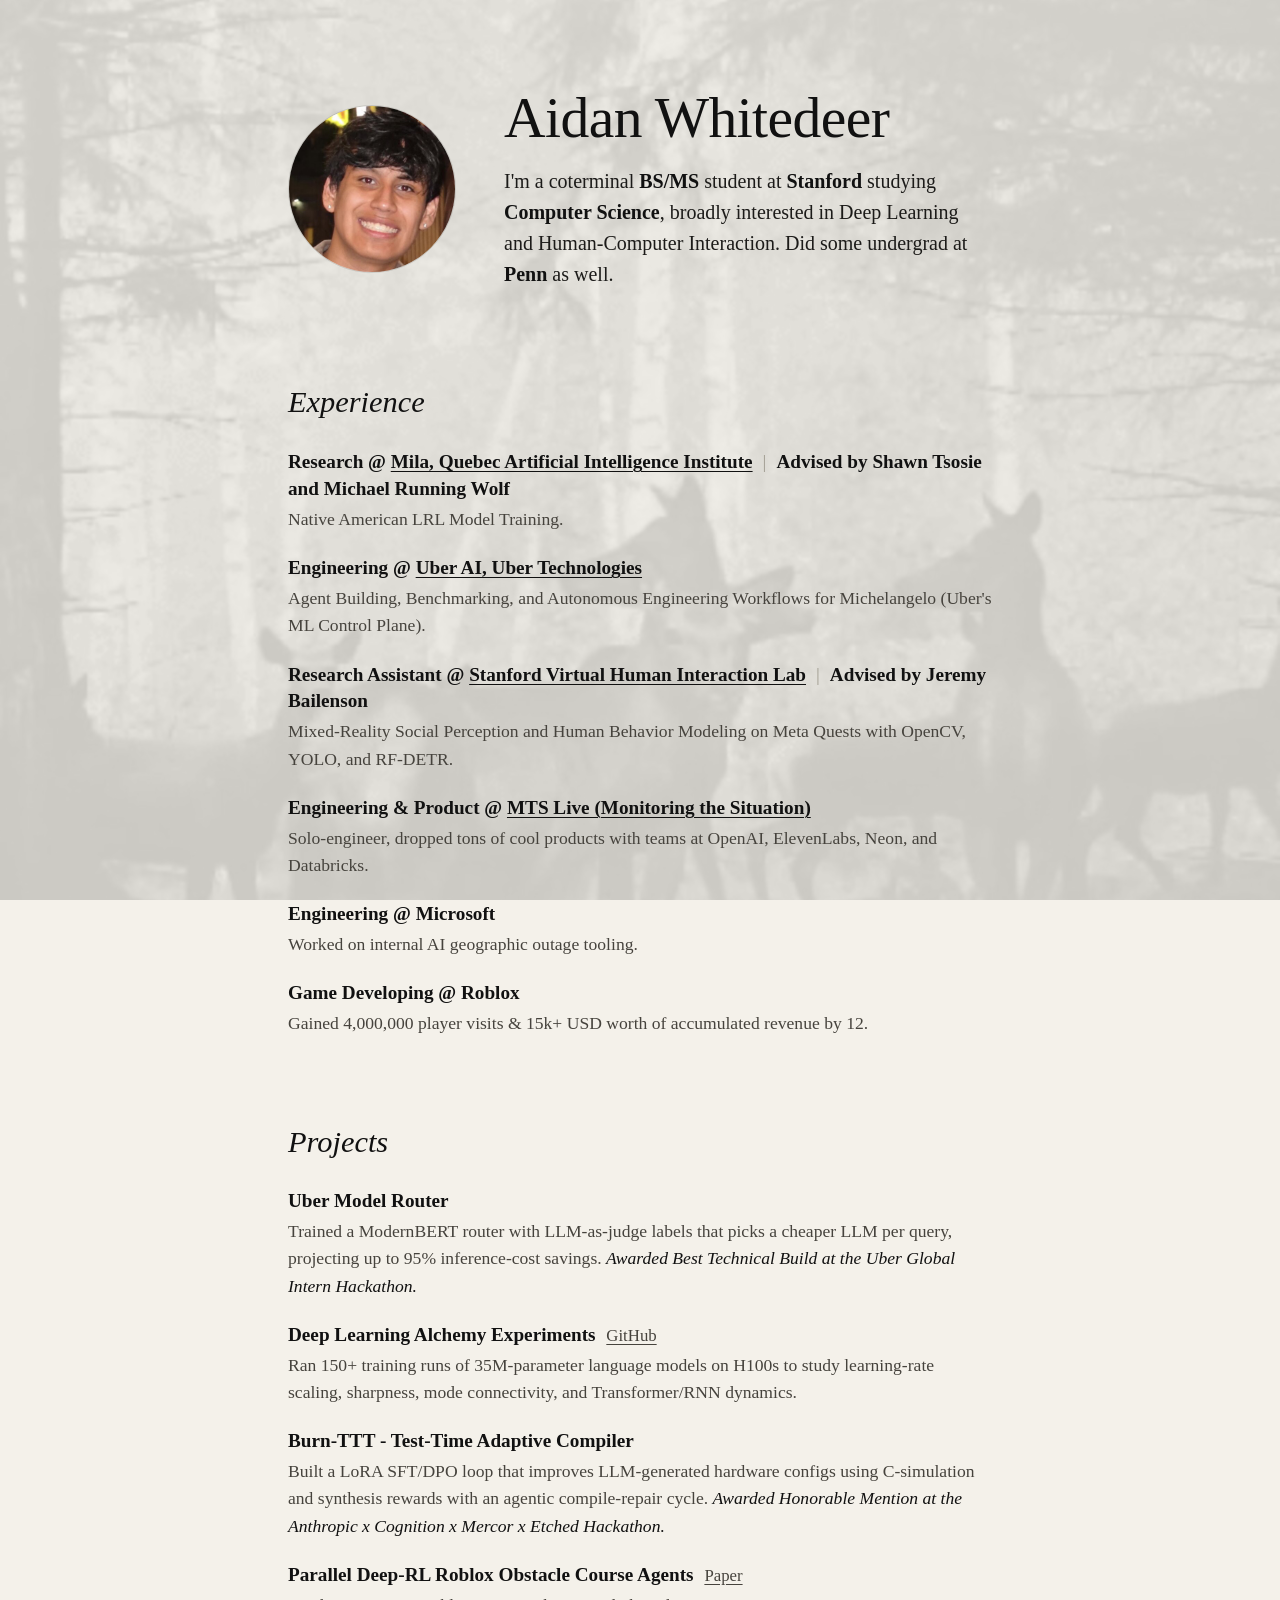
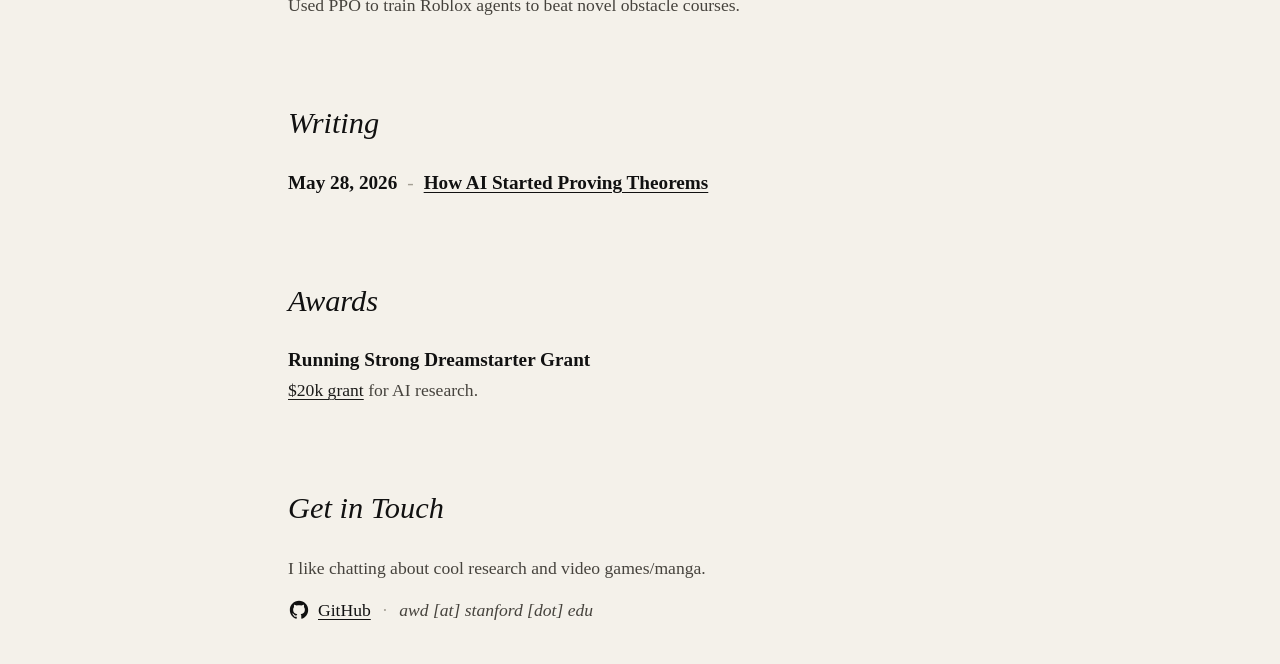
<file: index.html>
<!DOCTYPE html>
<html lang="en">
<head>
  <meta charset="UTF-8">
  <meta name="viewport" content="width=device-width, initial-scale=1.0">
  <meta http-equiv="Content-Security-Policy" content="
    default-src 'self';
    script-src 'self' 'unsafe-inline' https://cdn.jsdelivr.net https://platform.x.com https://platform.twitter.com https://cdn.syndication.twimg.com;
    style-src 'self' 'unsafe-inline' https://fonts.googleapis.com https://platform.twitter.com;
    font-src 'self' https://fonts.gstatic.com;
    img-src 'self' data: blob: https://pbs.twimg.com https://abs.twimg.com https://syndication.twitter.com https://platform.twitter.com;
    media-src 'self';
    frame-src https://platform.x.com https://platform.twitter.com https://syndication.twitter.com https://x.com https://twitter.com;
    connect-src 'self' https://cdn.syndication.twimg.com https://syndication.twitter.com;
    object-src 'none';
    base-uri 'self';
    form-action 'self';
    upgrade-insecure-requests;
  ">
  <meta name="referrer" content="strict-origin-when-cross-origin">
  <title>Aidan Whitedeer</title>
  <link rel="preconnect" href="https://fonts.googleapis.com">
  <link rel="preconnect" href="https://fonts.gstatic.com" crossorigin>
  <link href="https://fonts.googleapis.com/css2?family=EB+Garamond:ital,wght@0,400;0,500;0,600;1,400;1,500&display=swap" rel="stylesheet">
  <style>
    *, *::before, *::after { box-sizing: border-box; margin: 0; padding: 0; }

    :root {
      --bg:          #f4f1ea;
      --border:      rgba(30,30,30,0.12);
      --text:        #1c1b19;
      --text-strong: #111;
      --text-muted:  #46433d;
      --text-dim:    #a39f94;
      --accent:      #6d4fc4;
      --serif:       'EB Garamond', 'Cormorant Garamond', Garamond, 'Times New Roman', serif;
    }

    html { scroll-behavior: smooth; -webkit-text-size-adjust: 100%; text-size-adjust: 100%; }

    body {
      background: var(--bg);
      color: var(--text);
      font-family: var(--serif);
      font-size: 1.15rem;
      line-height: 1.6;
      -webkit-font-smoothing: antialiased;
      -moz-osx-font-smoothing: grayscale;
    }

    a { color: inherit; text-decoration: none; }

    #bg {
      position: fixed;
      inset: 0;
      background: url('assets/forest.jpg') center / cover no-repeat;
      opacity: 0.22;
      pointer-events: none;
      z-index: 0;
    }

    .wrap {
      position: relative;
      z-index: 1;
      max-width: 760px;
      margin: 0 auto;
      padding: 0 28px;
    }

    /* Hero */
    .hero {
      padding: 88px 0 48px;
      display: flex;
      align-items: center;
      gap: 48px;
    }
    .hero-content { flex: 1; min-width: 0; }
    .hero-name {
      font-size: clamp(2.6rem, 6vw, 3.6rem);
      font-weight: 400;
      letter-spacing: -0.01em;
      line-height: 1.05;
      margin-bottom: 18px;
      color: var(--text-strong);
    }
    .hero-bio {
      font-size: 1.25rem;
      line-height: 1.55;
      color: var(--text);
    }
    .hl { font-weight: 600; color: var(--text-strong); }
    .entry-desc .hl { font-weight: 500; font-style: italic; }

    .hero-photo {
      width: 168px;
      height: 168px;
      border-radius: 50%;
      object-fit: cover;
      object-position: center;
      border: 1px solid var(--border);
      flex-shrink: 0;
    }

    /* Sections */
    section {
      padding: 40px 0;
    }
    .section-label {
      font-size: 1.9rem;
      font-style: italic;
      font-weight: 400;
      color: var(--text-strong);
      margin-bottom: 22px;
    }

    .entry { margin-bottom: 22px; }
    .entry:last-child { margin-bottom: 0; }
    .entry-title {
      font-size: 1.2rem;
      font-weight: 600;
      color: var(--text-strong);
      line-height: 1.4;
    }
    .entry-title .sep { color: var(--text-dim); margin: 0 10px; font-weight: 400; }
    .entry-desc {
      font-size: 1.1rem;
      color: var(--text-muted);
      line-height: 1.55;
      margin-top: 3px;
    }

    .ul-link, .org-link, .org-hl {
      color: var(--text-strong);
      text-decoration: underline;
      text-decoration-thickness: 1px;
      text-underline-offset: 3px;
      transition: color 0.18s;
    }
    .org-hl { text-decoration: none; }
    .ul-link:hover, .org-link:hover { color: var(--accent); }
    .entry-title .ul-link { font-weight: 400; font-size: 1.05rem; margin-left: 6px; color: var(--text-muted); }
    .entry-title .ul-link:hover { color: var(--accent); }
    .entry-desc .ul-link { color: var(--text); }

    /* Contact */
    .contact-row {
      display: flex;
      align-items: center;
      gap: 12px;
      margin-top: 14px;
      font-size: 1.1rem;
      color: var(--text-muted);
      flex-wrap: wrap;
    }
    .contact-row .gh {
      display: inline-flex;
      align-items: center;
      gap: 8px;
      color: var(--text-strong);
      text-decoration: underline;
      text-underline-offset: 3px;
      transition: color 0.18s;
    }
    .contact-row .gh:hover { color: var(--accent); }
    .contact-row .dot { color: var(--text-dim); }
    .contact-row em { font-style: italic; }

    @media (max-width: 700px) {
      .hero { flex-direction: column; align-items: flex-start; gap: 24px; padding: 56px 0 36px; }
      .hero-photo { width: 136px; height: 136px; }
    }
  </style>
</head>
<body>

<div id="bg" aria-hidden="true"></div>

<div class="wrap">

  <header class="hero">
    <img class="hero-photo" src="assets/profile.jpg" alt="Aidan Whitedeer">
    <div class="hero-content">
      <h1 class="hero-name">Aidan Whitedeer</h1>
      <p class="hero-bio">I'm a coterminal <span class="hl">BS/MS</span> student at <span class="hl">Stanford</span> studying <span class="hl">Computer Science</span>, broadly interested in Deep Learning and Human-Computer Interaction. Did some undergrad at <span class="hl">Penn</span> as well.</p>
    </div>
  </header>

  <section id="experience">
    <p class="section-label">Experience</p>

    <div class="entry">
      <div class="entry-title">Research @ <a class="org-link" href="https://mila.quebec/en/ai4humanity/applied-projects/first-languages-ai-reality" target="_blank" rel="noopener">Mila, Quebec Artificial Intelligence Institute</a><span class="sep">|</span>Advised by Shawn Tsosie and Michael Running Wolf</div>
      <p class="entry-desc">Native American LRL Model Training.</p>
    </div>

    <div class="entry">
      <div class="entry-title">Engineering @ <a class="org-link" href="https://www.uber.com/us/en/blog/engineering/uber-ai/" target="_blank" rel="noopener">Uber AI, Uber Technologies</a></div>
      <p class="entry-desc">Agent Building, Benchmarking, and Autonomous Engineering Workflows for Michelangelo (Uber's ML Control Plane).</p>
    </div>

    <div class="entry">
      <div class="entry-title">Research Assistant @ <a class="org-link" href="https://vhil.stanford.edu/" target="_blank" rel="noopener">Stanford Virtual Human Interaction Lab</a><span class="sep">|</span>Advised by Jeremy Bailenson</div>
      <p class="entry-desc">Mixed-Reality Social Perception and Human Behavior Modeling on Meta Quests with OpenCV, YOLO, and RF-DETR.</p>
    </div>

    <div class="entry">
      <div class="entry-title">Engineering &amp; Product @ <a class="org-link" href="https://www.mts.now/" target="_blank" rel="noopener">MTS Live (Monitoring the Situation)</a></div>
      <p class="entry-desc">Solo-engineer, dropped tons of cool products with teams at OpenAI, ElevenLabs, Neon, and Databricks.</p>
    </div>

    <div class="entry">
      <div class="entry-title">Engineering @ <span class="org-hl">Microsoft</span></div>
      <p class="entry-desc">Worked on internal AI geographic outage tooling.</p>
    </div>

    <div class="entry">
      <div class="entry-title">Game Developing @ <span class="org-hl">Roblox</span></div>
      <p class="entry-desc">Gained 4,000,000 player visits &amp; 15k+ USD worth of accumulated revenue by 12.</p>
    </div>
  </section>

  <section id="projects">
    <p class="section-label">Projects</p>

    <div class="entry">
      <div class="entry-title">Uber Model Router</div>
      <p class="entry-desc">Trained a ModernBERT router with LLM-as-judge labels that picks a cheaper LLM per query, projecting up to 95% inference-cost savings. <span class="hl">Awarded Best Technical Build at the Uber Global Intern Hackathon.</span></p>
    </div>

    <div class="entry">
      <div class="entry-title">Deep Learning Alchemy Experiments <a class="ul-link" href="https://github.com/awd-i/assignments" target="_blank" rel="noopener">GitHub</a></div>
      <p class="entry-desc">Ran 150+ training runs of 35M-parameter language models on H100s to study learning-rate scaling, sharpness, mode connectivity, and Transformer/RNN dynamics.</p>
    </div>

    <div class="entry">
      <div class="entry-title">Burn-TTT - Test-Time Adaptive Compiler</div>
      <p class="entry-desc">Built a LoRA SFT/DPO loop that improves LLM-generated hardware configs using C-simulation and synthesis rewards with an agentic compile-repair cycle. <span class="hl">Awarded Honorable Mention at the Anthropic x Cognition x Mercor x Etched Hackathon.</span></p>
    </div>

    <div class="entry">
      <div class="entry-title">Parallel Deep-RL Roblox Obstacle Course Agents <a class="ul-link" href="https://cs224r.stanford.edu/projects/pdfs/Alex%20Li%20Cheney%20Sang%20Aidan%20Whitedeer%20submission_416286475/CS224RPaper_updated__1_.pdf" target="_blank" rel="noopener">Paper</a></div>
      <p class="entry-desc">Used PPO to train Roblox agents to beat novel obstacle courses.</p>
    </div>
  </section>

  <section id="writing">
    <p class="section-label">Writing</p>

    <div class="entry">
      <div class="entry-title">May 28, 2026<span class="sep">-</span><a class="org-link" href="https://drops.mts.now/aimath/" target="_blank" rel="noopener">How AI Started Proving Theorems</a></div>
    </div>
  </section>

  <section id="awards">
    <p class="section-label">Awards</p>

    <div class="entry">
      <div class="entry-title">Running Strong Dreamstarter Grant</div>
      <p class="entry-desc"><a class="ul-link" href="https://indianyouth.org/2025-dreamstarter-aidan-whitedeer/" target="_blank" rel="noopener">$20k grant</a> for AI research.</p>
    </div>
  </section>

  <section id="contact">
    <p class="section-label">Get in Touch</p>
    <p class="entry-desc">I like chatting about cool research and video games/manga.</p>
    <div class="contact-row">
      <a class="gh" href="https://github.com/awd-i" target="_blank" rel="noopener">
        <svg width="22" height="22" viewBox="0 0 24 24" fill="currentColor" aria-hidden="true"><path d="M12 2C6.48 2 2 6.48 2 12c0 4.42 2.87 8.17 6.84 9.49.5.09.68-.22.68-.48v-1.7c-2.78.6-3.37-1.34-3.37-1.34-.45-1.15-1.11-1.46-1.11-1.46-.91-.62.07-.61.07-.61 1 .07 1.53 1.03 1.53 1.03.89 1.52 2.34 1.08 2.91.83.09-.65.35-1.08.63-1.33-2.22-.25-4.56-1.11-4.56-4.94 0-1.09.39-1.98 1.03-2.68-.1-.25-.45-1.27.1-2.64 0 0 .84-.27 2.75 1.02.8-.22 1.65-.33 2.5-.33s1.7.11 2.5.33c1.91-1.29 2.75-1.02 2.75-1.02.55 1.37.2 2.39.1 2.64.64.7 1.03 1.59 1.03 2.68 0 3.84-2.34 4.69-4.57 4.93.36.31.68.92.68 1.85v2.74c0 .27.18.58.69.48C19.14 20.16 22 16.42 22 12c0-5.52-4.48-10-10-10z"/></svg>
        GitHub
      </a>
      <span class="dot">&middot;</span>
      <em>awd [at] stanford [dot] edu</em>
    </div>
  </section>
</div>


</body>
</html>
</file>
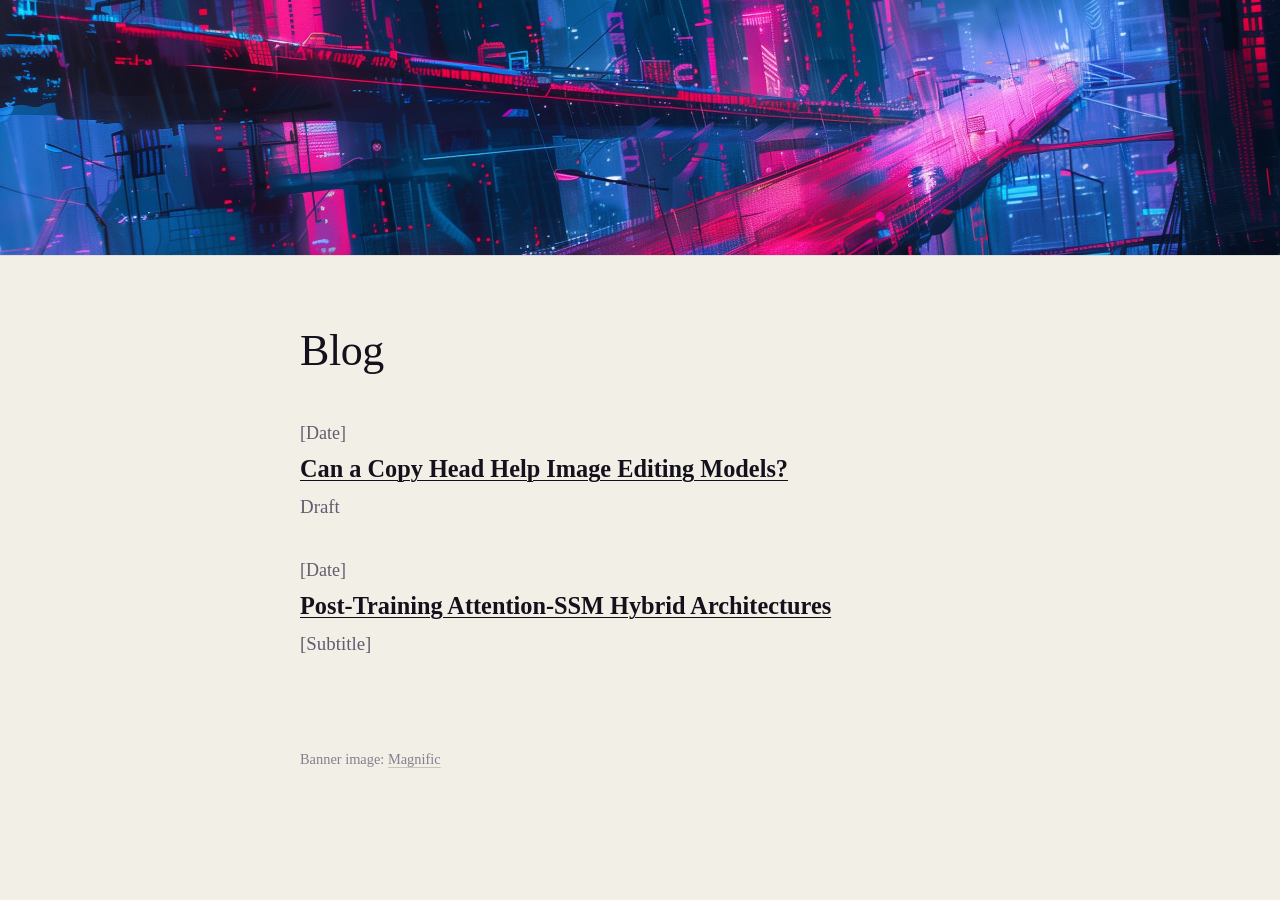
<file: blog/index.html>
<!DOCTYPE html>
<html lang="en">
<head>
  <meta charset="UTF-8">
  <meta name="viewport" content="width=device-width, initial-scale=1.0">
  <meta http-equiv="Content-Security-Policy" content="default-src 'self'; script-src 'self' 'unsafe-inline'; style-src 'self' 'unsafe-inline' https://fonts.googleapis.com; font-src 'self' https://fonts.gstatic.com; img-src 'self' data:; object-src 'none'; base-uri 'self'; form-action 'self'; upgrade-insecure-requests;">
  <meta name="robots" content="noindex, nofollow">
  <meta name="referrer" content="strict-origin-when-cross-origin">
  <title>Blog · Aidan Whitedeer</title>
  <link rel="preconnect" href="https://fonts.googleapis.com">
  <link rel="preconnect" href="https://fonts.gstatic.com" crossorigin>
  <link href="https://fonts.googleapis.com/css2?family=EB+Garamond:ital,wght@0,400;0,500;0,600;1,400;1,500&display=swap" rel="stylesheet">
  <link rel="stylesheet" href="../assets/blog.css?v=20261124a">
  <script src="../assets/theme.js?v=20261124a"></script>
</head>
<body>

<div class="post-banner" aria-hidden="true" style="--bg-img: url('../assets/neon-bridge.jpg')"></div>

<div class="wrap">
  <header class="blog-head">
    <h1>Blog</h1>
  </header>

  <div class="post-list">
    <a class="post-item" href="post-training-copy-head/">
      <div class="date">[Date]</div>
      <h2>Can a Copy Head Help Image Editing Models?</h2>
      <p>Draft</p>
    </a>
    <a class="post-item" href="post-training-attention-ssm-hybrid-architectures/">
      <div class="date">[Date]</div>
      <h2>Post-Training Attention-SSM Hybrid Architectures</h2>
      <p>[Subtitle]</p>
    </a>
  </div>
</div>


<p class="img-credit">Banner image: <a href="https://www.magnific.com/free-photos-vectors/4k-wallpaper-cyberpunk" target="_blank" rel="noopener noreferrer">Magnific</a></p>
</body>
</html>
</file>
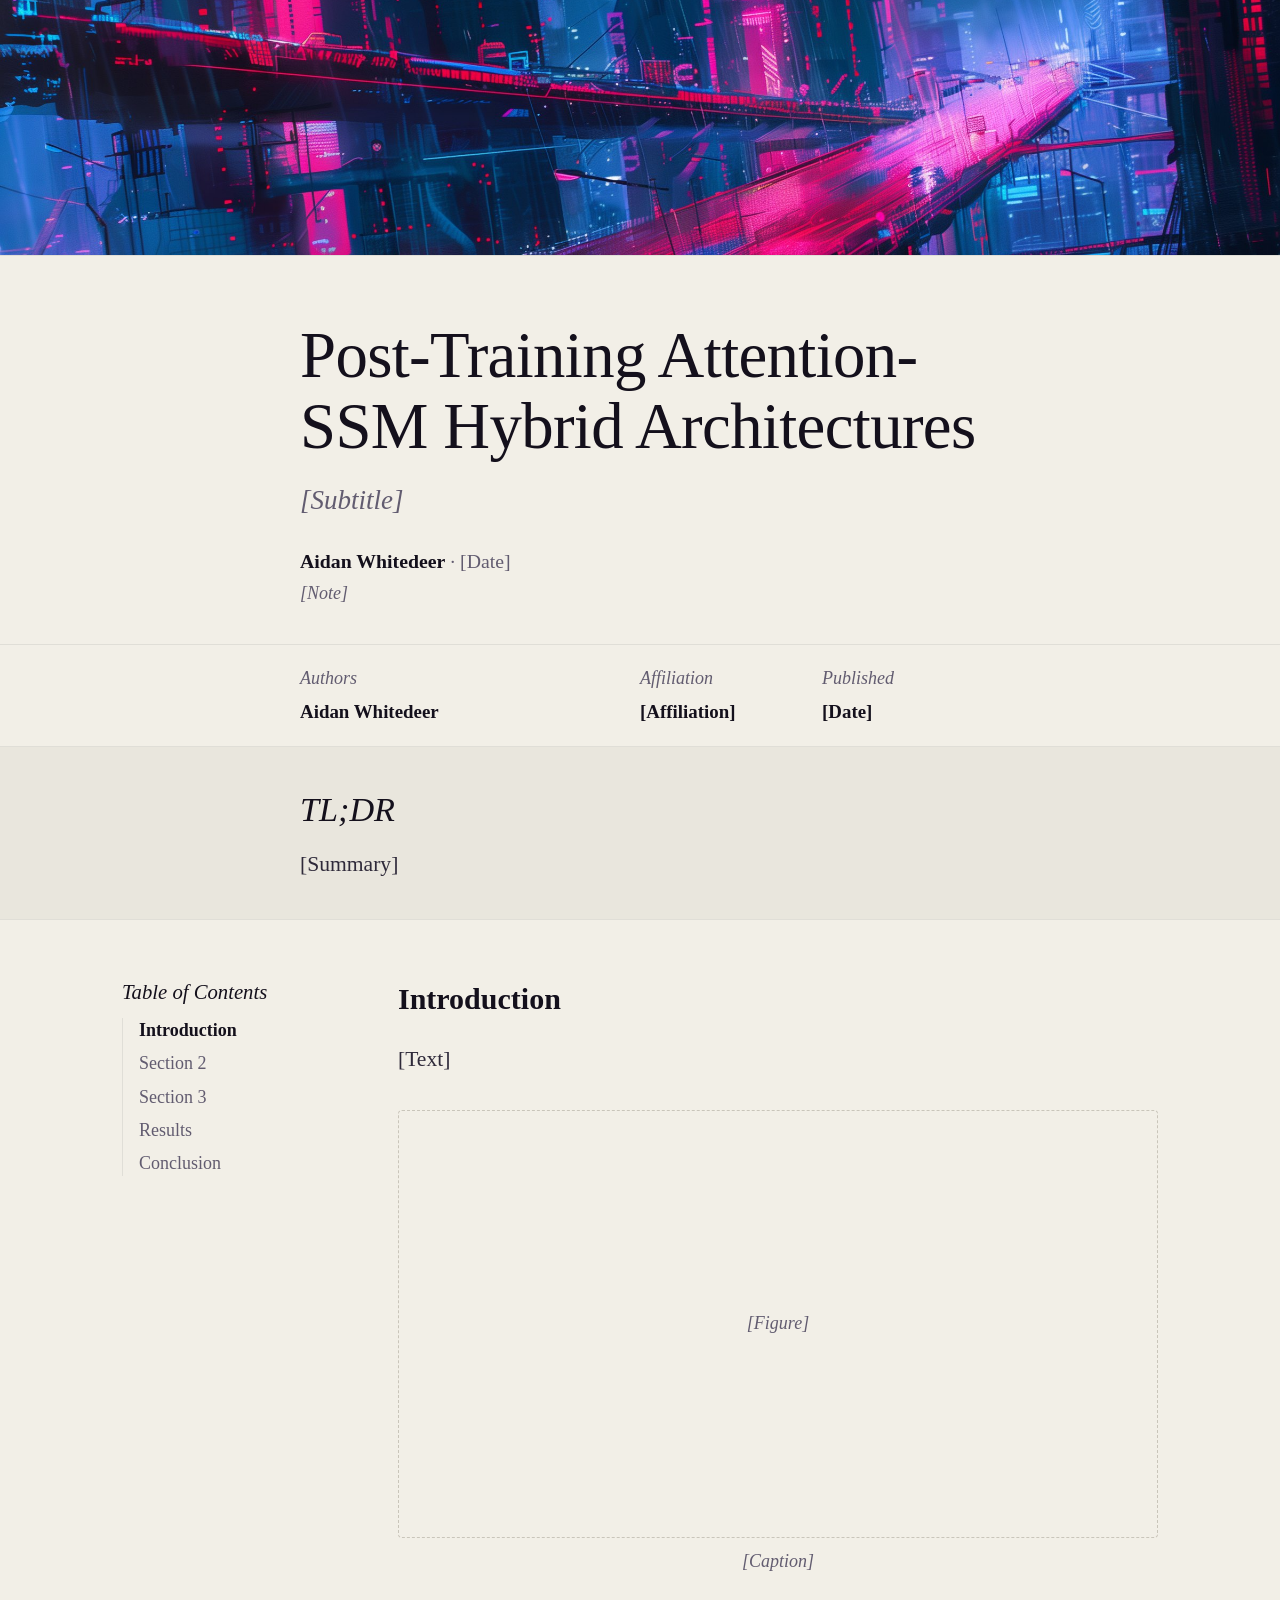
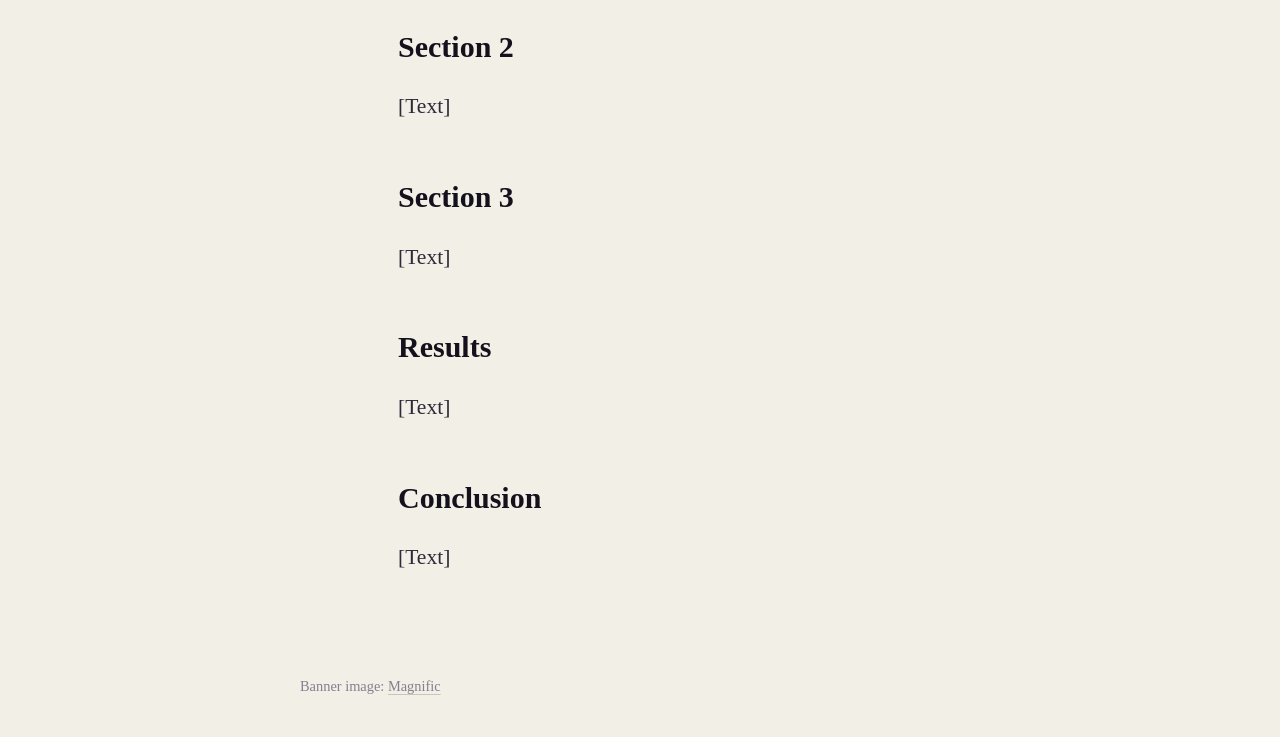
<file: blog/post-training-attention-ssm-hybrid-architectures/index.html>
<!DOCTYPE html>
<html lang="en">
<head>
  <meta charset="UTF-8">
  <meta name="viewport" content="width=device-width, initial-scale=1.0">
  <meta http-equiv="Content-Security-Policy" content="default-src 'self'; script-src 'self' 'unsafe-inline'; style-src 'self' 'unsafe-inline' https://fonts.googleapis.com; font-src 'self' https://fonts.gstatic.com; img-src 'self' data:; object-src 'none'; base-uri 'self'; form-action 'self'; upgrade-insecure-requests;">
  <meta name="robots" content="noindex, nofollow">
  <meta name="referrer" content="strict-origin-when-cross-origin">
  <title>Post-Training Attention-SSM Hybrid Architectures · Aidan Whitedeer</title>
  <link rel="preconnect" href="https://fonts.googleapis.com">
  <link rel="preconnect" href="https://fonts.gstatic.com" crossorigin>
  <link href="https://fonts.googleapis.com/css2?family=EB+Garamond:ital,wght@0,400;0,500;0,600;1,400;1,500&display=swap" rel="stylesheet">
  <link rel="stylesheet" href="../../assets/blog.css?v=20261124a">
  <script src="../../assets/theme.js?v=20261124a"></script>
</head>
<body>

<div class="post-banner" aria-hidden="true" style="--bg-img: url('../../assets/neon-bridge.jpg')"></div>

<header class="wrap post-hero">
  <h1 class="post-title">Post-Training Attention-SSM Hybrid Architectures</h1>
  <p class="post-subtitle">[Subtitle]</p>
  <p class="post-byline"><strong>Aidan Whitedeer</strong> &middot; [Date]</p>
  <p class="post-note">[Note]</p>
</header>

<section class="post-meta">
  <div class="wrap">
    <div>
      <div class="label">Authors</div>
      <div class="value">Aidan Whitedeer</div>
    </div>
    <div>
      <div class="label">Affiliation</div>
      <div class="value">[Affiliation]</div>
    </div>
    <div>
      <div class="label">Published</div>
      <div class="value">[Date]</div>
    </div>
  </div>
</section>

<section class="tldr">
  <div class="wrap">
    <p class="section-label">TL;DR</p>
    <p>[Summary]</p>
  </div>
</section>

<div class="post-layout">
  <aside class="toc">
    <p class="toc-title">Table of Contents</p>
    <ol>
        <li><a href="#introduction">Introduction</a></li>
        <li><a href="#section-2">Section 2</a></li>
        <li><a href="#section-3">Section 3</a></li>
        <li><a href="#results">Results</a></li>
        <li><a href="#conclusion">Conclusion</a></li>
    </ol>
  </aside>

  <article class="post-body">
      <h2 id="introduction">Introduction</h2>
      <p>[Text]</p>

      <figure class="figure">
        <div class="figure-placeholder">[Figure]</div>
        <figcaption>[Caption]</figcaption>
      </figure>

      <h2 id="section-2">Section 2</h2>
      <p>[Text]</p>

      <h2 id="section-3">Section 3</h2>
      <p>[Text]</p>

      <h2 id="results">Results</h2>
      <p>[Text]</p>

      <h2 id="conclusion">Conclusion</h2>
      <p>[Text]</p>
  </article>
</div>


<p class="img-credit">Banner image: <a href="https://www.magnific.com/free-photos-vectors/4k-wallpaper-cyberpunk" target="_blank" rel="noopener noreferrer">Magnific</a></p>
<script>
  const links = [...document.querySelectorAll('.toc a')];
  const heads = links.map(a => document.querySelector(a.getAttribute('href')));
  const setActive = () => {
    let i = 0;
    heads.forEach((h, j) => { if (h.getBoundingClientRect().top < 120) i = j; });
    links.forEach((a, j) => a.classList.toggle('active', j === i));
  };
  document.addEventListener('scroll', setActive, { passive: true });
  setActive();
</script>
</body>
</html>
</file>
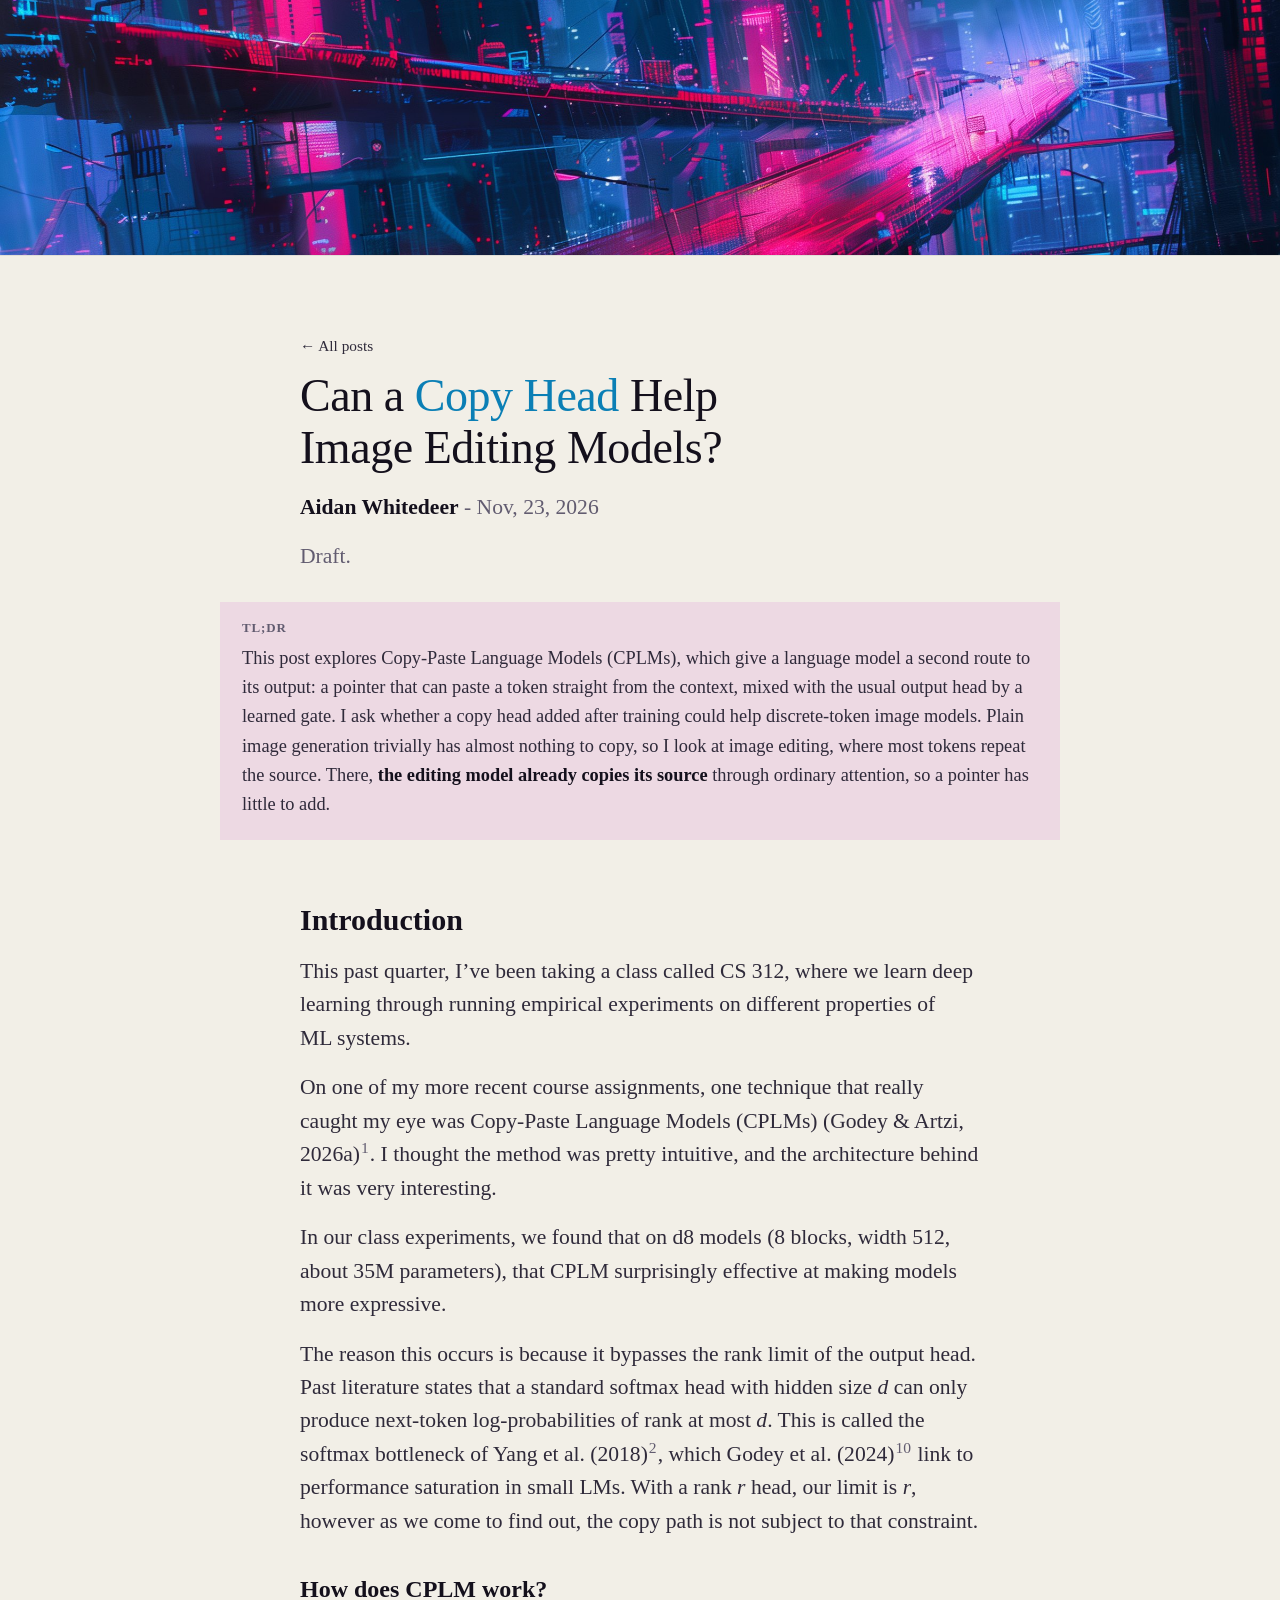
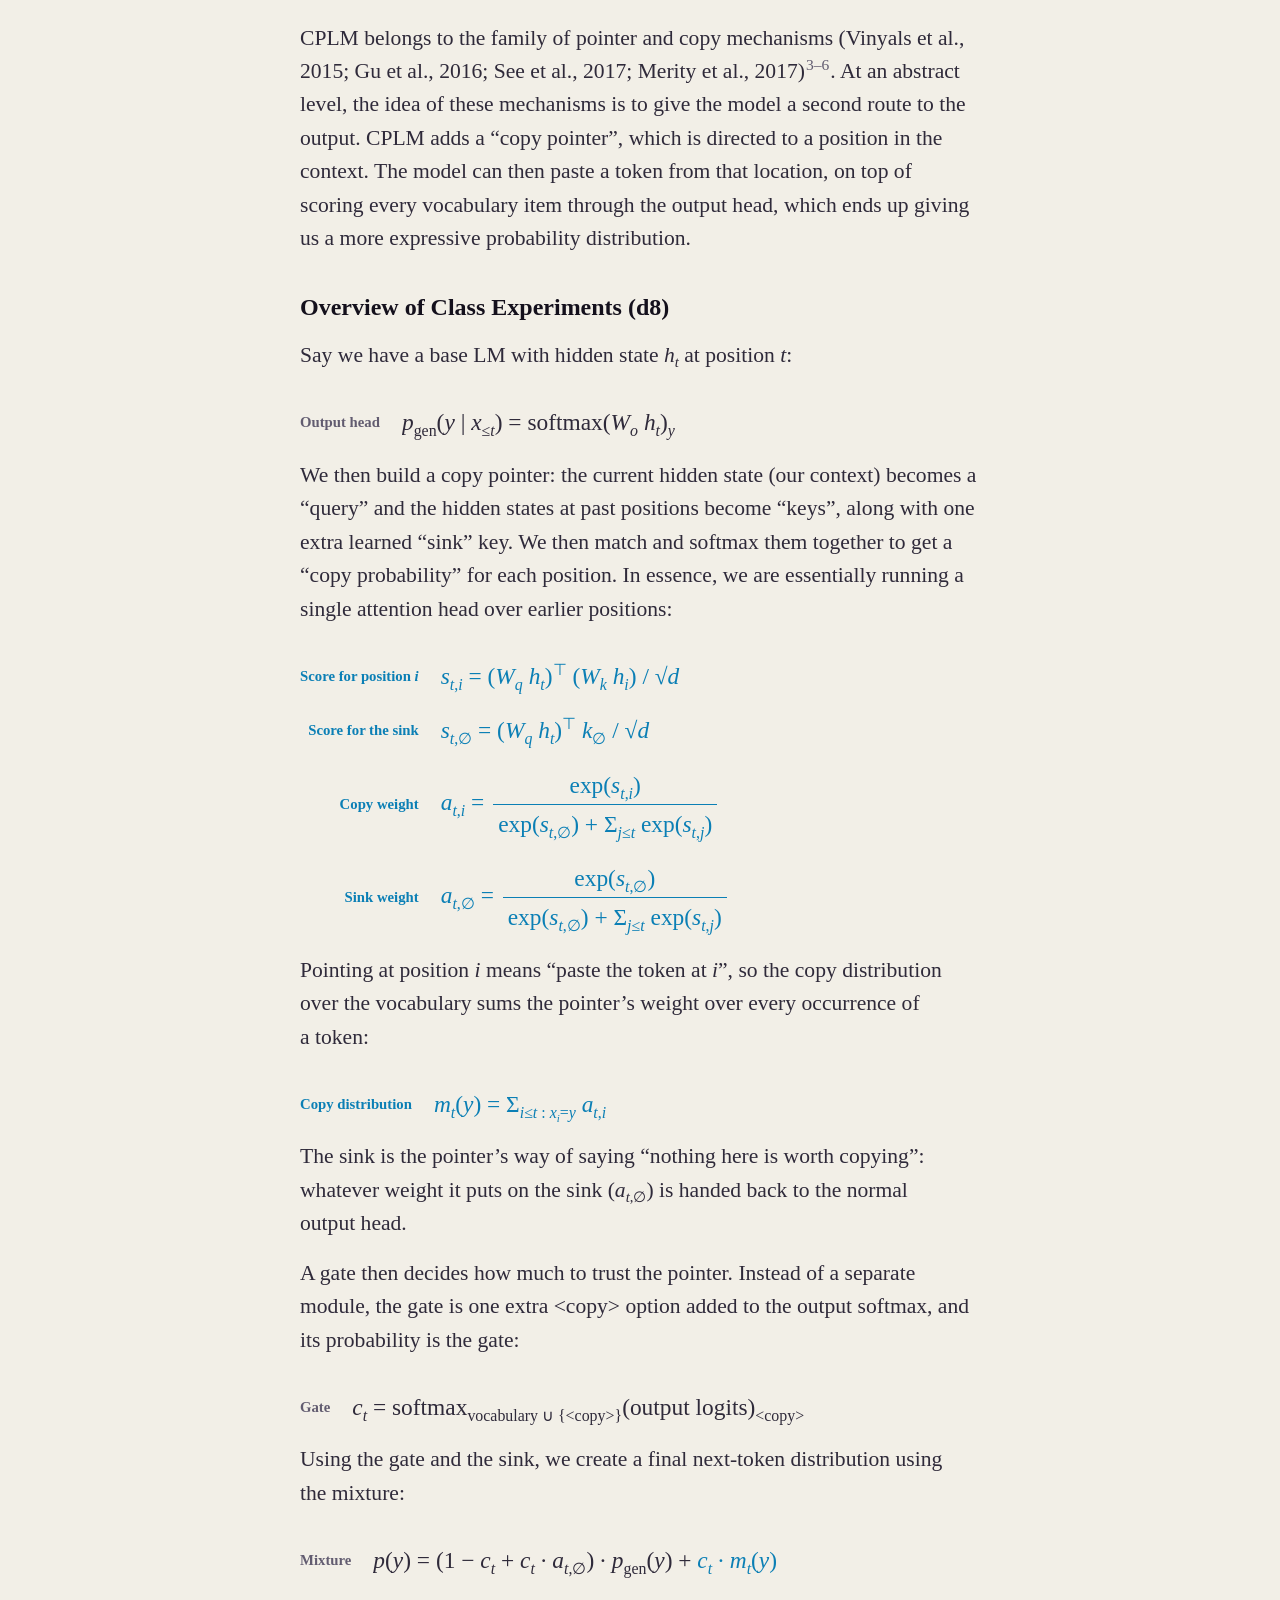
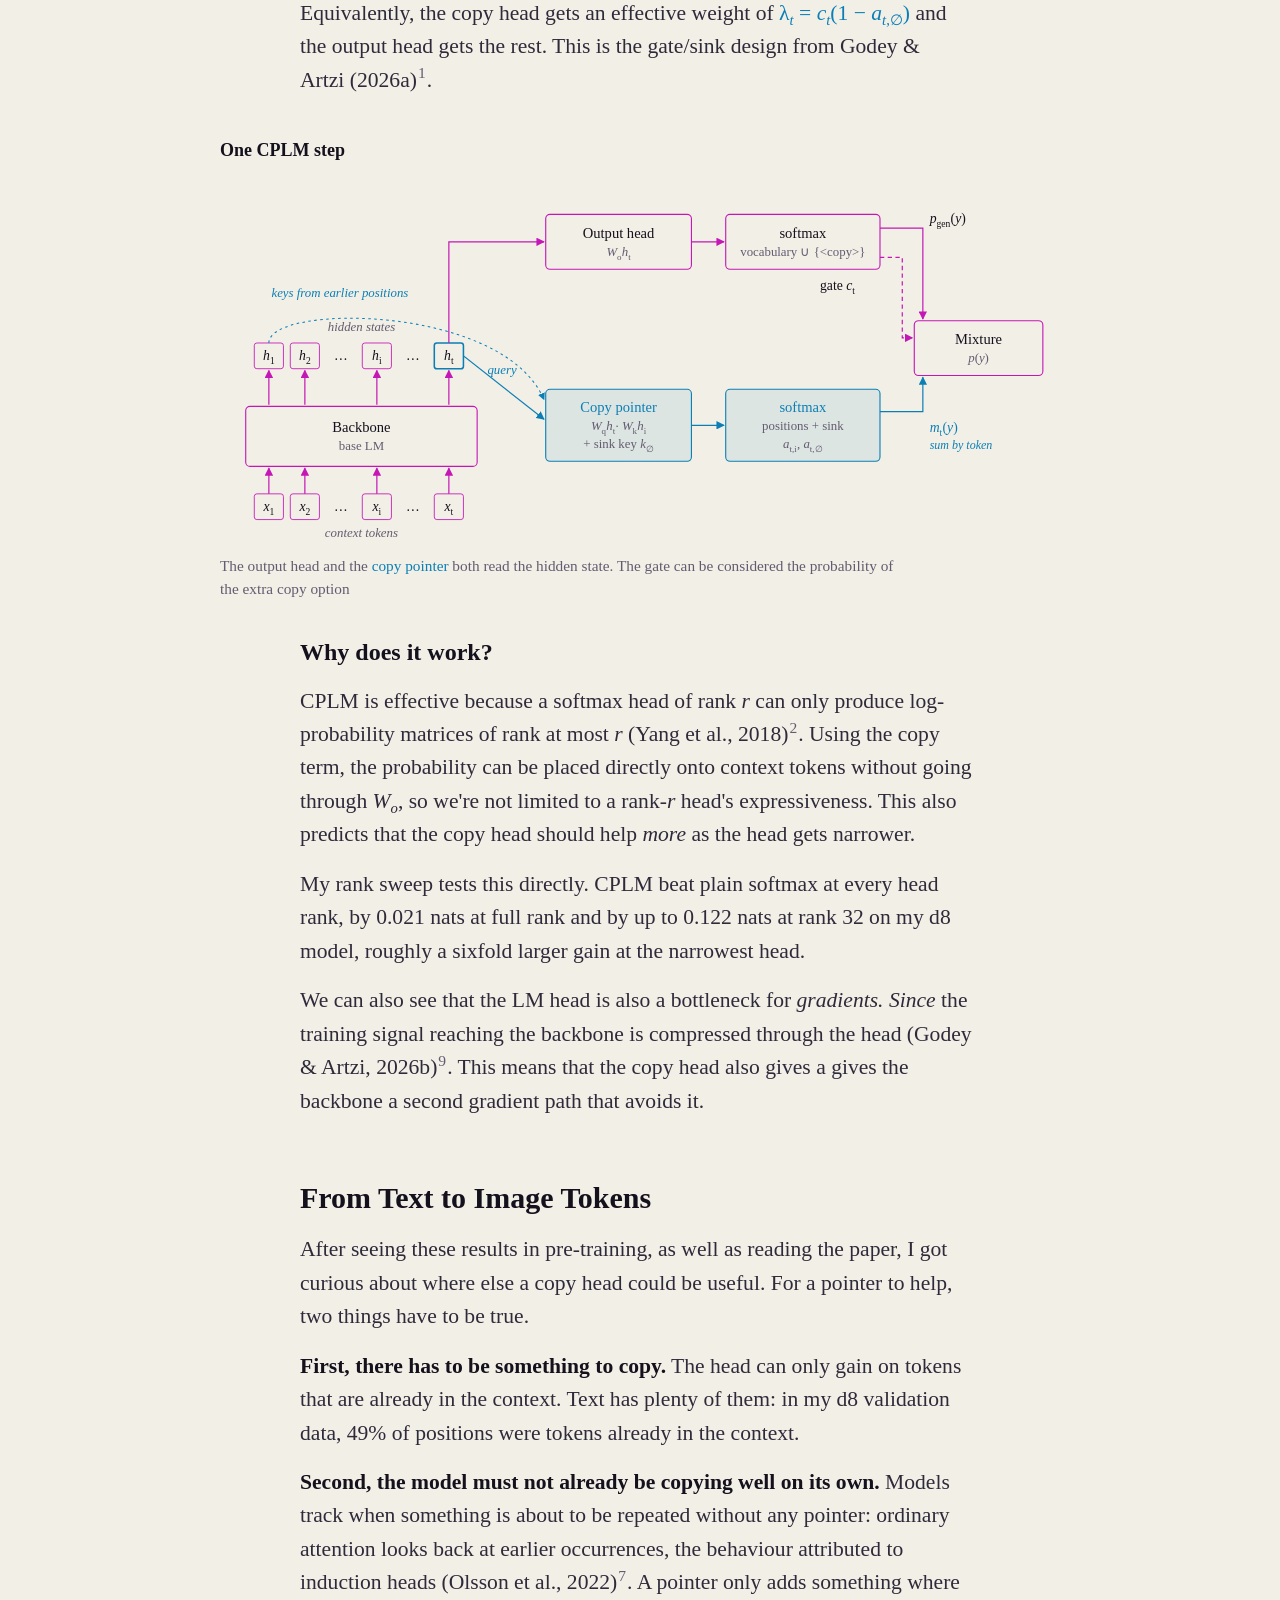
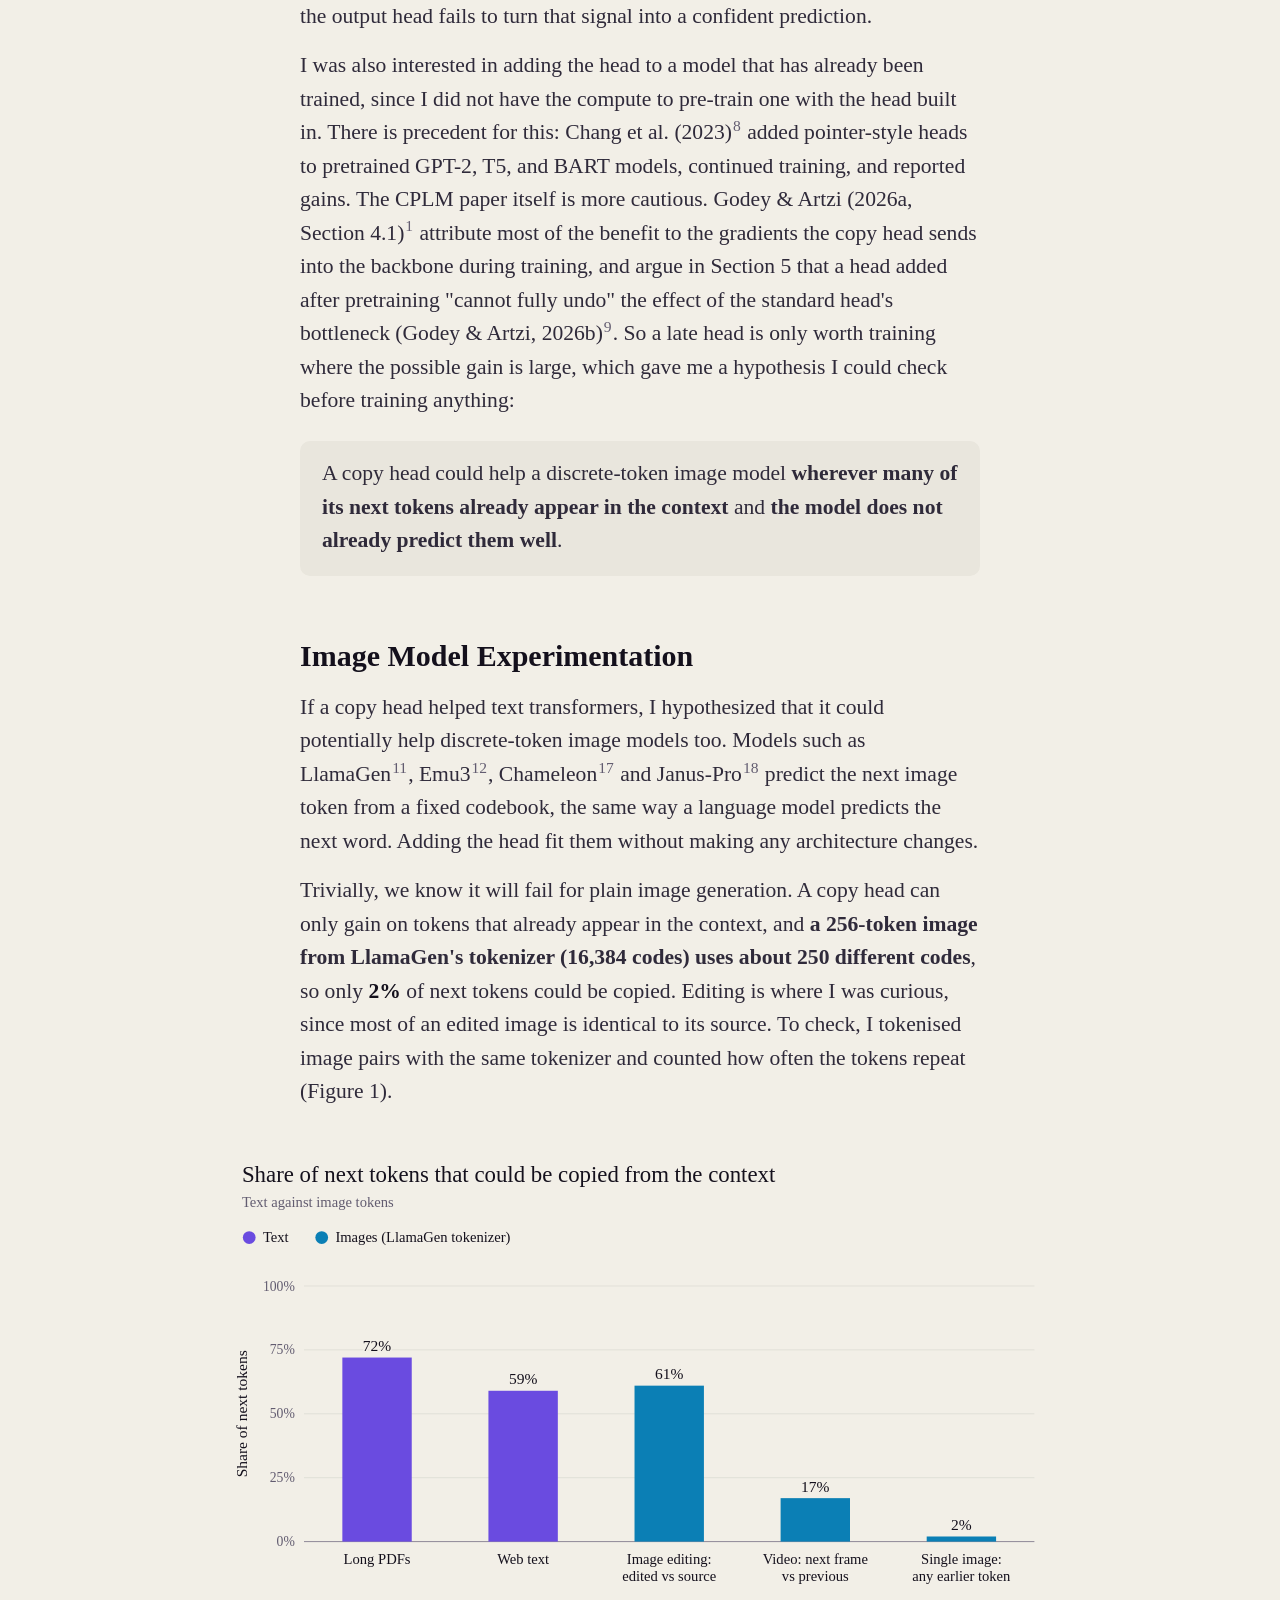
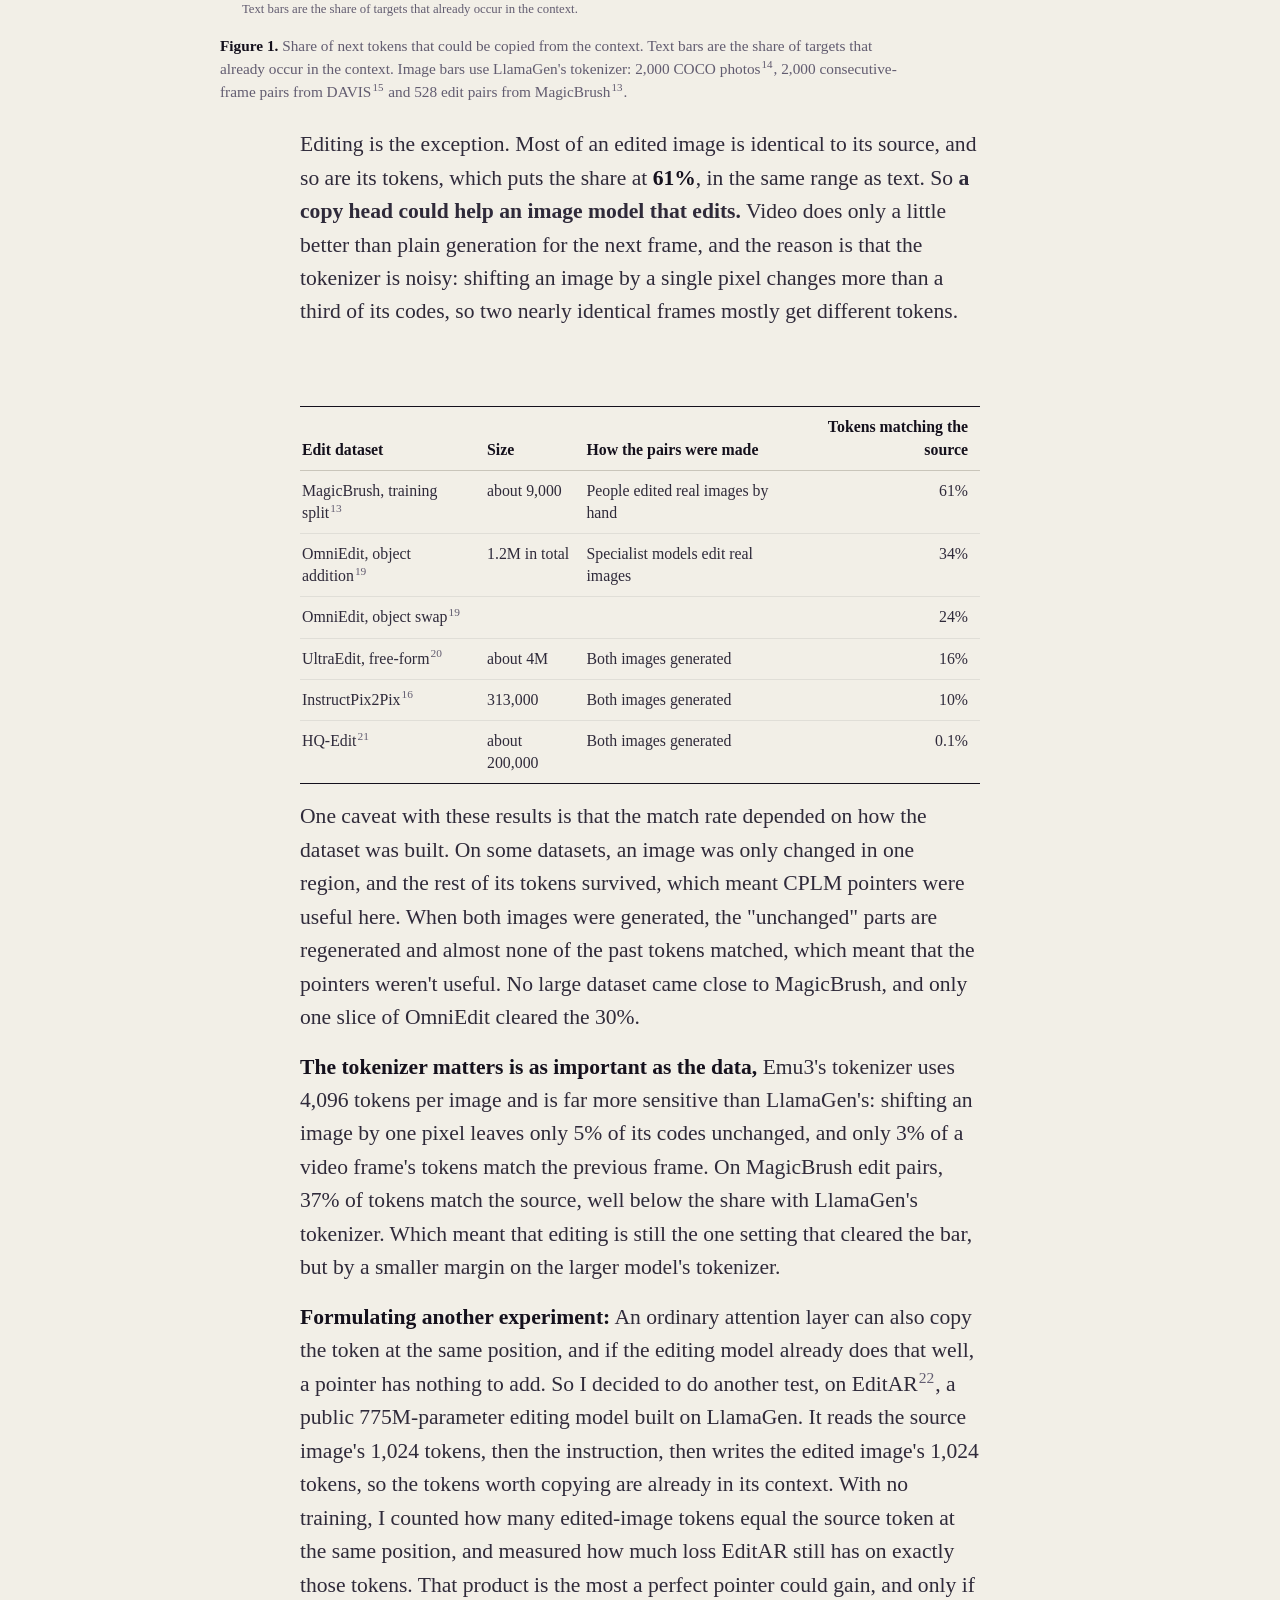
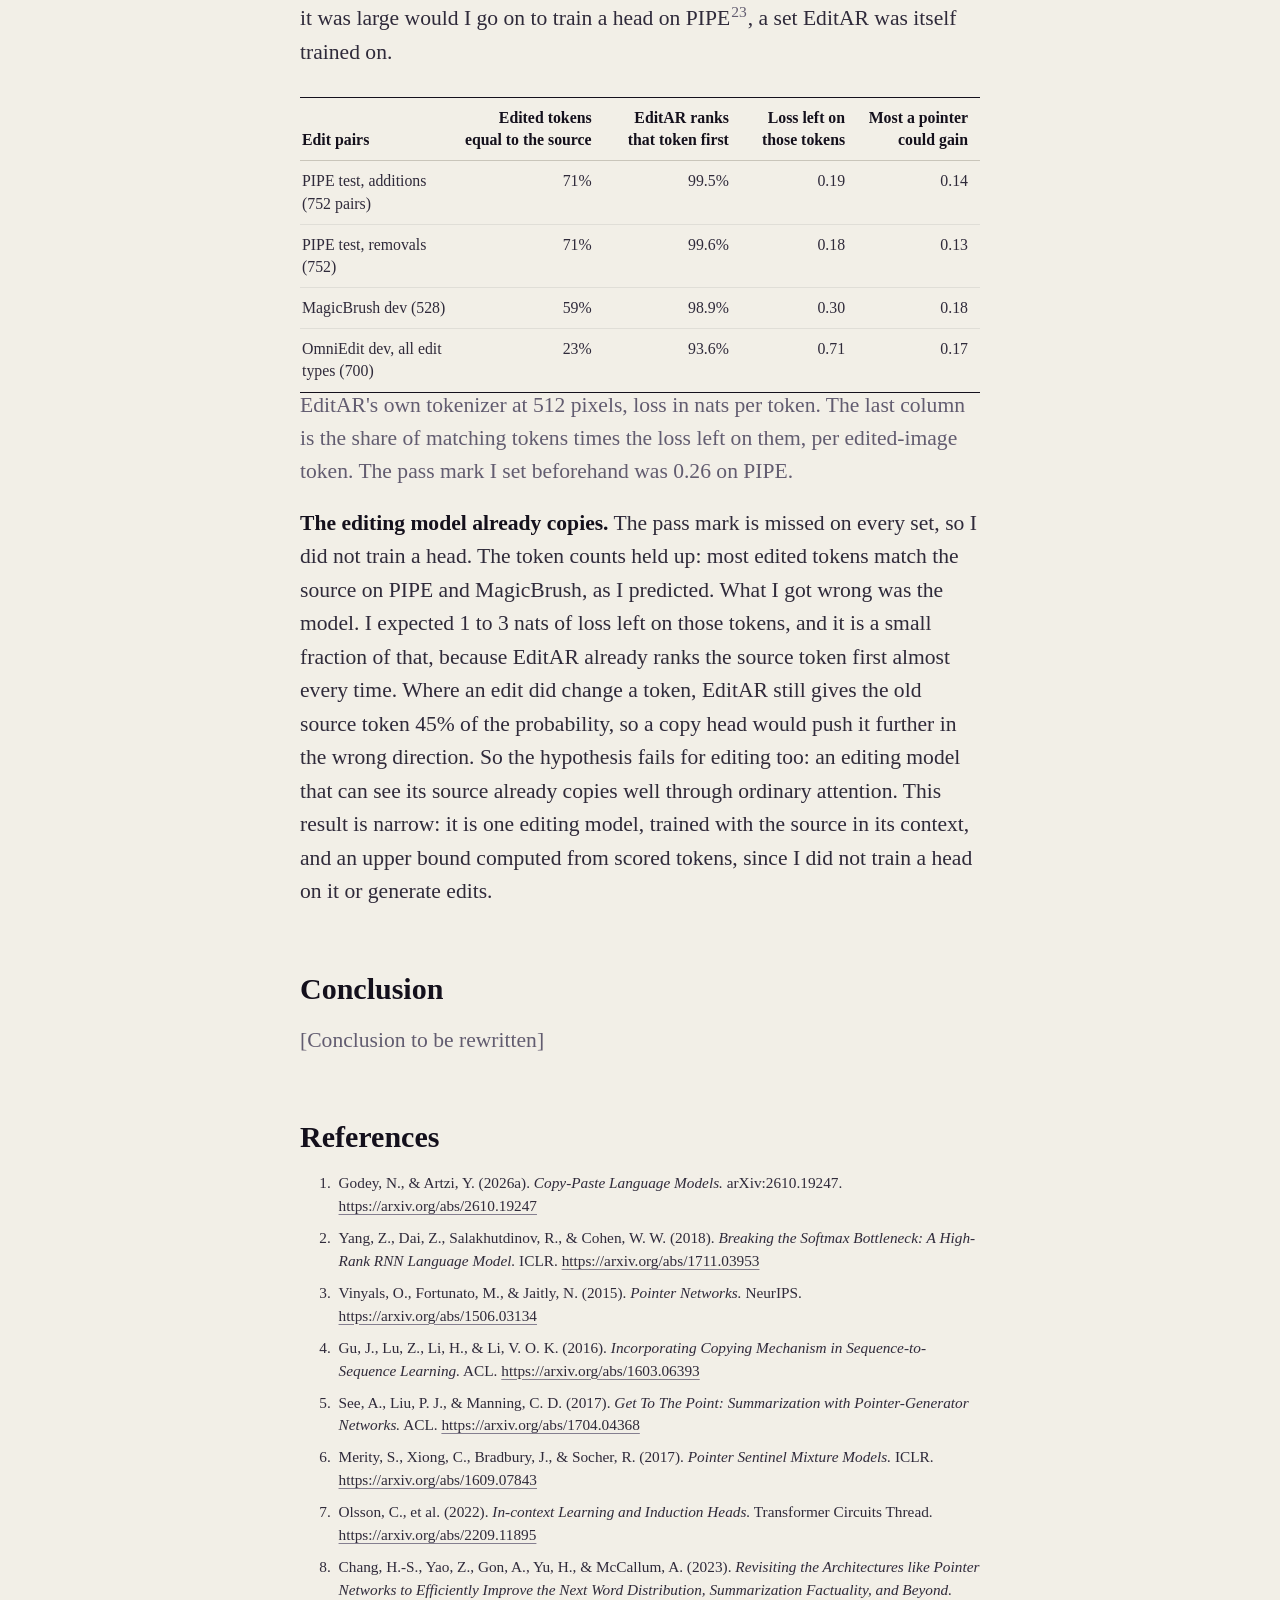
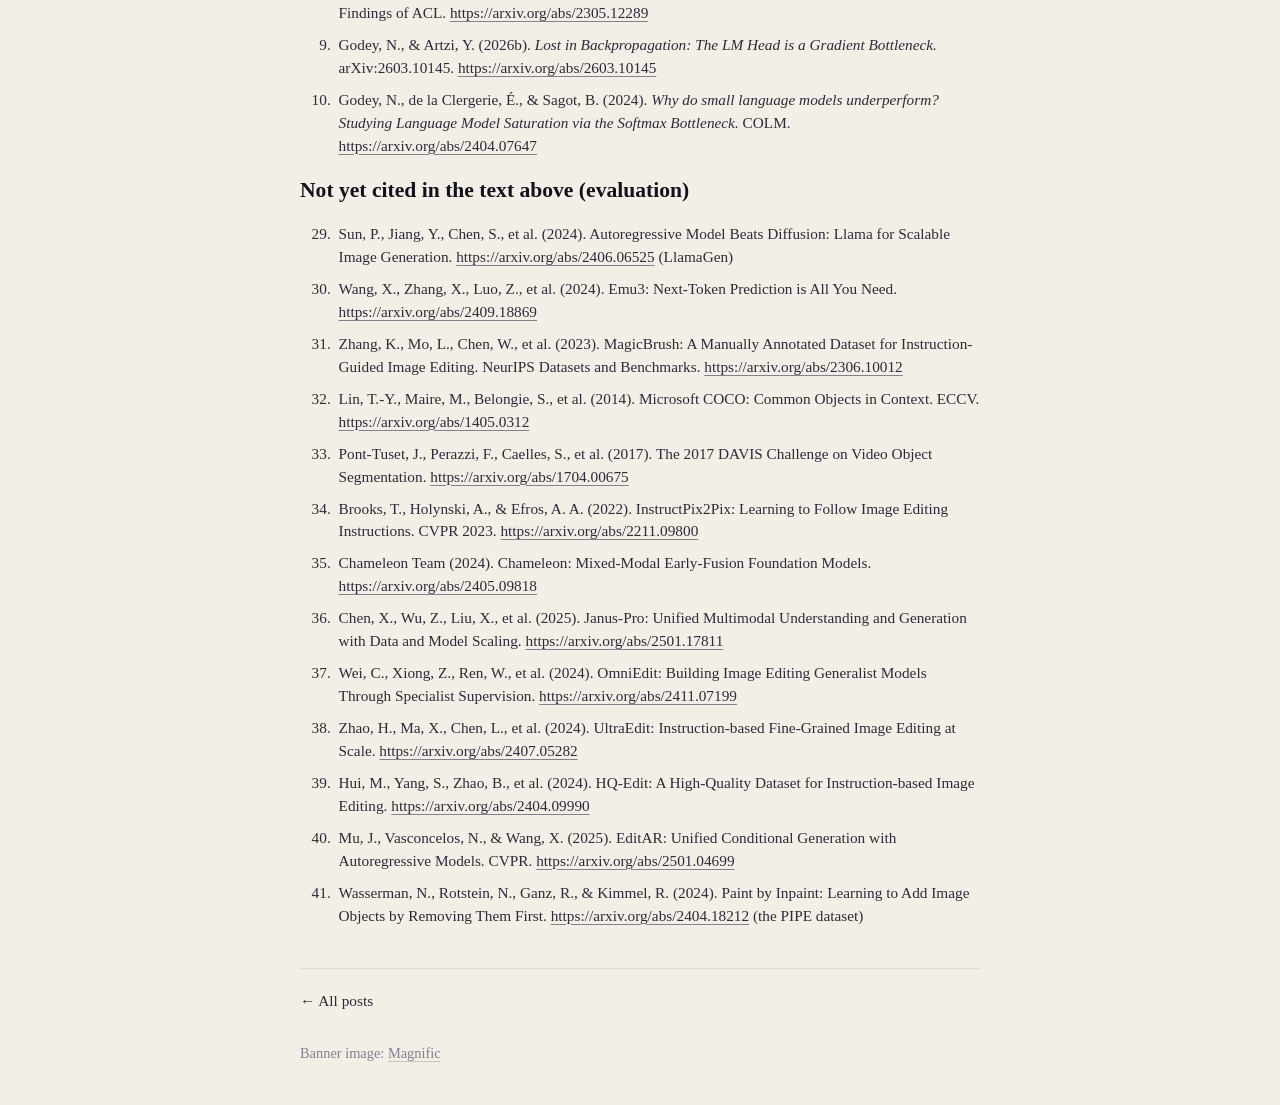
<file: blog/post-training-copy-head/index.html>
<!DOCTYPE html>
<html lang="en">
<head>
  <meta charset="UTF-8">
  <meta name="viewport" content="width=device-width, initial-scale=1.0">
  <meta http-equiv="Content-Security-Policy" content="default-src 'self'; script-src 'self' 'unsafe-inline'; style-src 'self' 'unsafe-inline' https://fonts.googleapis.com; font-src 'self' https://fonts.gstatic.com; img-src 'self' data:; object-src 'none'; base-uri 'self'; form-action 'self'; upgrade-insecure-requests;">
  <meta name="robots" content="noindex, nofollow">
  <meta name="referrer" content="strict-origin-when-cross-origin">
  <title>Can a Copy Head Help Image Editing Models? · Aidan Whitedeer</title>
  <link rel="preconnect" href="https://fonts.googleapis.com">
  <link rel="preconnect" href="https://fonts.gstatic.com" crossorigin>
  <link href="https://fonts.googleapis.com/css2?family=EB+Garamond:ital,wght@0,400;0,500;0,600;1,400;1,500&display=swap" rel="stylesheet">
  <link rel="stylesheet" href="../../assets/blog.css?v=20261124a">
  <link rel="stylesheet" href="../../assets/post.css?v=20261124a">
  <script src="../../assets/theme.js?v=20261124a"></script>
</head>
<body>

<div class="post-banner" aria-hidden="true" style="--bg-img: url('../../assets/neon-bridge.jpg')"></div>

<article class="article">

<header class="col">
  <a class="site-back" href="../">&larr; All posts</a>
  <h1>Can a <span class="c">Copy Head</span> Help Image Editing Models?</h1>
  <p class="byline"><strong>Aidan Whitedeer</strong> - Nov, 23, 2026</p>
  <p class="soon">Draft.</p>
</header>

<div class="wide">
  <div class="tldrbox">
    <div class="tk">TL;DR</div>
    <p>This post explores Copy-Paste Language Models (CPLMs), which give a language model a second route to its output: a pointer that can paste a token straight from the context, mixed with the usual output head by a learned gate. I ask whether a copy head added after training could help discrete-token image models. Plain image generation trivially has almost nothing to copy, so I look at image editing, where most tokens repeat the source. There, <strong>the editing model already copies its source</strong> through ordinary attention, so a pointer has little to add.</p>
  </div>
</div>

<section id="introduction" class="col">
  <h2>Introduction</h2>
  <p>This past quarter, I’ve been taking a class called CS 312, where we learn deep learning through running empirical experiments on different properties of ML systems.</p>
  <p>On one of my more recent course assignments, one technique that really caught my eye was Copy-Paste Language Models (CPLMs) (Godey &amp; Artzi, 2026a)<span style="white-space:nowrap"><a class="ref" href="#ref-1">1</a></span>. I thought the method was pretty intuitive, and the architecture behind it was very interesting.</p>
  <p>In our class experiments, we found that on d8 models (8 blocks, width 512, about 35M parameters), that CPLM surprisingly effective at making models more expressive.</p>
  <p>The reason this occurs is because it bypasses the rank limit of the output head. Past literature states that a standard softmax head with hidden size <span class="math"><i>d</i></span> can only produce next-token log-probabilities of rank at most <span class="math"><i>d</i></span>. This is called the softmax bottleneck of Yang et al. (2018)<span style="white-space:nowrap"><a class="ref" href="#ref-2">2</a></span>, which Godey et al. (2024)<span style="white-space:nowrap"><a class="ref" href="#ref-10">10</a></span> link to performance saturation in small LMs. With a rank <span class="math"><i>r</i></span> head, our limit is <span class="math"><i>r</i></span>, however as we come to find out, the copy path is not subject to that constraint.</p>
</section>

<section id="how" class="col">
  <h3>How does CPLM work?</h3>
  <p>CPLM belongs to the family of pointer and copy mechanisms (Vinyals et al., 2015; Gu et al., 2016; See et al., 2017; Merity et al., 2017)<span style="white-space:nowrap"><a class="ref" href="#ref-3">3–6</a></span>. At an abstract level, the idea of these mechanisms is to give the model a second route to the output. CPLM adds a “copy pointer”, which is directed to a position in the context. The model can then paste a token from that location, on top of scoring every vocabulary item through the output head, which ends up giving us a more expressive probability distribution.</p>

  <h3 id="overview">Overview of Class Experiments (d8)</h3>
  <p>Say we have a base LM with hidden state <span class="math"><i>h<sub>t</sub></i></span> at position <span class="math"><i>t</i></span>:</p>
  <div class="eqs">
    <div class="lbl">Output head</div>
    <div class="eq"><i>p</i><sub>gen</sub>(<i>y</i> | <i>x</i><sub>&le;<i>t</i></sub>) = softmax(<i>W<sub>o</sub></i> <i>h<sub>t</sub></i>)<sub><i>y</i></sub></div>
  </div>
  <p>We then build a copy pointer: the current hidden state (our context) becomes a “query” and the hidden states at past positions become “keys”, along with one extra learned “sink” key. We then match and softmax them together to get a “copy probability” for each position. In essence, we are essentially running a single attention head over earlier positions:</p>
  <div class="eqs">
    <div class="lbl c">Score for position <i>i</i></div>
    <div class="eq c"><i>s</i><sub><i>t</i>,<i>i</i></sub> = (<i>W<sub>q</sub></i> <i>h<sub>t</sub></i>)<sup>&#8868;</sup> (<i>W<sub>k</sub></i> <i>h<sub>i</sub></i>) / &radic;<i>d</i></div>
    <div class="lbl c">Score for the sink</div>
    <div class="eq c"><i>s</i><sub><i>t</i>,&empty;</sub> = (<i>W<sub>q</sub></i> <i>h<sub>t</sub></i>)<sup>&#8868;</sup> <i>k</i><sub>&empty;</sub> / &radic;<i>d</i></div>
    <div class="lbl c">Copy weight</div>
    <div class="eq c"><i>a</i><sub><i>t</i>,<i>i</i></sub> = <span class="frac"><span>exp(<i>s</i><sub><i>t</i>,<i>i</i></sub>)</span><span>exp(<i>s</i><sub><i>t</i>,&empty;</sub>) + &Sigma;<sub><i>j</i>&le;<i>t</i></sub> exp(<i>s</i><sub><i>t</i>,<i>j</i></sub>)</span></span></div>
    <div class="lbl c">Sink weight</div>
    <div class="eq c"><i>a</i><sub><i>t</i>,&empty;</sub> = <span class="frac"><span>exp(<i>s</i><sub><i>t</i>,&empty;</sub>)</span><span>exp(<i>s</i><sub><i>t</i>,&empty;</sub>) + &Sigma;<sub><i>j</i>&le;<i>t</i></sub> exp(<i>s</i><sub><i>t</i>,<i>j</i></sub>)</span></span></div>
  </div>
  <p>Pointing at position <span class="math"><i>i</i></span> means “paste the token at <span class="math"><i>i</i></span>”, so the copy distribution over the vocabulary sums the pointer’s weight over every occurrence of a token:</p>
  <div class="eqs">
    <div class="lbl c">Copy distribution</div>
    <div class="eq c"><i>m<sub>t</sub></i>(<i>y</i>) = &Sigma;<sub><i>i</i>&le;<i>t</i> : <i>x<sub>i</sub></i>=<i>y</i></sub> <i>a</i><sub><i>t</i>,<i>i</i></sub></div>
  </div>
  <p>The sink is the pointer’s way of saying “nothing here is worth copying”: whatever weight it puts on the sink (<span class="math"><i>a</i><sub><i>t</i>,&empty;</sub></span>) is handed back to the normal output head.</p>
  <p>A gate then decides how much to trust the pointer. Instead of a separate module, the gate is one extra <span class="math">&lt;copy&gt;</span> option added to the output softmax, and its probability is the gate:</p>
  <div class="eqs">
    <div class="lbl">Gate</div>
    <div class="eq"><i>c<sub>t</sub></i> = softmax<sub>vocabulary &cup; {&lt;copy&gt;}</sub>(output logits)<sub>&lt;copy&gt;</sub></div>
  </div>
  <p>Using the gate and the sink, we create a final next-token distribution using the mixture:</p>
  <div class="eqs">
    <div class="lbl">Mixture</div>
    <div class="eq"><i>p</i>(<i>y</i>) = (1 &minus; <i>c<sub>t</sub></i> + <i>c<sub>t</sub></i> &middot; <i>a</i><sub><i>t</i>,&empty;</sub>) &middot; <i>p</i><sub>gen</sub>(<i>y</i>) + <span class="c"><i>c<sub>t</sub></i> &middot; <i>m<sub>t</sub></i>(<i>y</i>)</span></div>
  </div>
  <p>Equivalently, the copy head gets an effective weight of <span class="math c">λ<sub><i>t</i></sub> = <i>c<sub>t</sub></i>(1 − <i>a</i><sub><i>t</i>,∅</sub>)</span> and the output head gets the rest. This is the gate/sink design from Godey &amp; Artzi (2026a)<span style="white-space:nowrap"><a class="ref" href="#ref-1">1</a>.</span></p>
</section>

<div class="wide">
  <figure class="fig" id="fig-arch">
    <div class="fig-title">One CPLM step</div>
    <div class="panel"><svg viewBox="0 0 980 430" role="img" aria-label="CPLM architecture: the output head and the copy pointer both read the hidden state and are mixed by a gate"><defs><marker id="ai" viewBox="0 0 10 10" refX="9" refY="5" markerWidth="7" markerHeight="7" orient="auto"><path d="M0,0 L10,5 L0,10 z" fill="var(--pink)"/></marker><marker id="ac" viewBox="0 0 10 10" refX="9" refY="5" markerWidth="7" markerHeight="7" orient="auto"><path d="M0,0 L10,5 L0,10 z" fill="var(--copy)"/></marker></defs><rect x="40" y="372" width="34" height="30" rx="3" fill="var(--veil)" stroke="var(--pink)"/><rect x="40" y="196" width="34" height="30" rx="3" fill="var(--veil)" stroke="var(--pink)" stroke-width="1"/><path d="M57,372 L57,342" fill="none" stroke="var(--pink)" stroke-width="1.4"  marker-end="url(#ai)"/><path d="M57,268 L57,228" fill="none" stroke="var(--pink)" stroke-width="1.4"  marker-end="url(#ai)"/><text x="57" y="392" text-anchor="middle" font-size="16" fill="var(--ink)"><tspan font-style="italic">x</tspan><tspan dy="5" font-size="70%">1</tspan><tspan dy="-5" font-size="1"> </tspan></text><text x="57" y="216" text-anchor="middle" font-size="16" fill="var(--ink)"><tspan font-style="italic">h</tspan><tspan dy="5" font-size="70%">1</tspan><tspan dy="-5" font-size="1"> </tspan></text><rect x="82" y="372" width="34" height="30" rx="3" fill="var(--veil)" stroke="var(--pink)"/><rect x="82" y="196" width="34" height="30" rx="3" fill="var(--veil)" stroke="var(--pink)" stroke-width="1"/><path d="M99,372 L99,342" fill="none" stroke="var(--pink)" stroke-width="1.4"  marker-end="url(#ai)"/><path d="M99,268 L99,228" fill="none" stroke="var(--pink)" stroke-width="1.4"  marker-end="url(#ai)"/><text x="99" y="392" text-anchor="middle" font-size="16" fill="var(--ink)"><tspan font-style="italic">x</tspan><tspan dy="5" font-size="70%">2</tspan><tspan dy="-5" font-size="1"> </tspan></text><text x="99" y="216" text-anchor="middle" font-size="16" fill="var(--ink)"><tspan font-style="italic">h</tspan><tspan dy="5" font-size="70%">2</tspan><tspan dy="-5" font-size="1"> </tspan></text><text x="141" y="392" text-anchor="middle" font-size="16" fill="var(--ink)">…</text><text x="141" y="216" text-anchor="middle" font-size="16" fill="var(--ink)">…</text><rect x="166" y="372" width="34" height="30" rx="3" fill="var(--veil)" stroke="var(--pink)"/><rect x="166" y="196" width="34" height="30" rx="3" fill="var(--veil)" stroke="var(--pink)" stroke-width="1"/><path d="M183,372 L183,342" fill="none" stroke="var(--pink)" stroke-width="1.4"  marker-end="url(#ai)"/><path d="M183,268 L183,228" fill="none" stroke="var(--pink)" stroke-width="1.4"  marker-end="url(#ai)"/><text x="183" y="392" text-anchor="middle" font-size="16" fill="var(--ink)"><tspan font-style="italic">x</tspan><tspan dy="5" font-size="70%">i</tspan><tspan dy="-5" font-size="1"> </tspan></text><text x="183" y="216" text-anchor="middle" font-size="16" fill="var(--ink)"><tspan font-style="italic">h</tspan><tspan dy="5" font-size="70%">i</tspan><tspan dy="-5" font-size="1"> </tspan></text><text x="225" y="392" text-anchor="middle" font-size="16" fill="var(--ink)">…</text><text x="225" y="216" text-anchor="middle" font-size="16" fill="var(--ink)">…</text><rect x="250" y="372" width="34" height="30" rx="3" fill="var(--veil)" stroke="var(--pink)"/><rect x="250" y="196" width="34" height="30" rx="3" fill="var(--veil)" stroke="var(--copy)" stroke-width="1.8"/><path d="M267,372 L267,342" fill="none" stroke="var(--pink)" stroke-width="1.4"  marker-end="url(#ai)"/><path d="M267,268 L267,228" fill="none" stroke="var(--pink)" stroke-width="1.4"  marker-end="url(#ai)"/><text x="267" y="392" text-anchor="middle" font-size="16" fill="var(--ink)"><tspan font-style="italic">x</tspan><tspan dy="5" font-size="70%">t</tspan><tspan dy="-5" font-size="1"> </tspan></text><text x="267" y="216" text-anchor="middle" font-size="16" fill="var(--ink)"><tspan font-style="italic">h</tspan><tspan dy="5" font-size="70%">t</tspan><tspan dy="-5" font-size="1"> </tspan></text><rect x="30" y="270" width="270" height="70" rx="5" fill="var(--veil)" stroke="var(--pink)" stroke-width="1.3"/><text x="165.0" y="300.1" text-anchor="middle" font-size="17" fill="var(--ink)">Backbone</text><text x="165.0" y="321.1" text-anchor="middle" font-size="15" fill="var(--muted)">base LM</text><text x="165" y="422" text-anchor="middle" font-size="15" font-style="italic" fill="var(--muted)">context tokens</text><text x="165" y="182" text-anchor="middle" font-size="15" font-style="italic" fill="var(--muted)">hidden states</text><path d="M267,196 L267,78 L378,78" fill="none" stroke="var(--pink)" stroke-width="1.4"  marker-end="url(#ai)"/><rect x="380" y="46" width="170" height="64" rx="5" fill="var(--veil)" stroke="var(--pink)" stroke-width="1.3"/><text x="465.0" y="73.1" text-anchor="middle" font-size="17" fill="var(--ink)">Output head</text><text x="465.0" y="94.1" text-anchor="middle" font-size="15" fill="var(--muted)"><tspan font-style="italic">W</tspan><tspan dy="5" font-size="70%">o</tspan><tspan dy="-5" font-size="1"> </tspan> <tspan font-style="italic">h</tspan><tspan dy="5" font-size="70%">t</tspan><tspan dy="-5" font-size="1"> </tspan></text><path d="M550,78 L588,78" fill="none" stroke="var(--pink)" stroke-width="1.4"  marker-end="url(#ai)"/><rect x="590" y="46" width="180" height="64" rx="5" fill="var(--veil)" stroke="var(--pink)" stroke-width="1.3"/><text x="680.0" y="73.1" text-anchor="middle" font-size="17" fill="var(--ink)">softmax</text><text x="680.0" y="94.1" text-anchor="middle" font-size="15" fill="var(--muted)">vocabulary ∪ {&lt;copy&gt;}</text><path d="M770,62 L820,62 L820,168" fill="none" stroke="var(--pink)" stroke-width="1.4"  marker-end="url(#ai)"/><text x="828" y="56" font-size="16" fill="var(--ink)"><tspan font-style="italic">p</tspan><tspan dy="5" font-size="70%">gen</tspan><tspan dy="-5" font-size="1"> </tspan>(<tspan font-style="italic">y</tspan>)</text><path d="M770,96 L796,96 L796,190 L808,190" fill="none" stroke="var(--pink)" stroke-width="1.4" stroke-dasharray="5 4" marker-end="url(#ai)"/><text x="700" y="134" font-size="16" fill="var(--ink)">gate <tspan font-style="italic">c</tspan><tspan dy="5" font-size="70%">t</tspan><tspan dy="-5" font-size="1"> </tspan></text><path d="M284,211 L378,285" fill="none" stroke="var(--copy)" stroke-width="1.4"  marker-end="url(#ac)"/><path d="M57,196 C57,150 330,150 378,262" fill="none" stroke="var(--copy)" stroke-width="1.2" stroke-dasharray="3 4" marker-end="url(#ac)"/><text x="60" y="142" font-size="15" font-style="italic" fill="var(--copy)">keys from earlier positions</text><text x="312" y="232" font-size="15" font-style="italic" fill="var(--copy)">query</text><rect x="380" y="250" width="170" height="84" rx="5" fill="var(--copy-wash)" stroke="var(--copy)" stroke-width="1.3"/><text x="465.0" y="276.6" text-anchor="middle" font-size="17" fill="var(--copy)">Copy pointer</text><text x="465.0" y="297.6" text-anchor="middle" font-size="15" fill="var(--muted)"><tspan font-style="italic">W</tspan><tspan dy="5" font-size="70%">q</tspan><tspan dy="-5" font-size="1"> </tspan> <tspan font-style="italic">h</tspan><tspan dy="5" font-size="70%">t</tspan><tspan dy="-5" font-size="1"> </tspan> · <tspan font-style="italic">W</tspan><tspan dy="5" font-size="70%">k</tspan><tspan dy="-5" font-size="1"> </tspan> <tspan font-style="italic">h</tspan><tspan dy="5" font-size="70%">i</tspan><tspan dy="-5" font-size="1"> </tspan></text><text x="465.0" y="318.6" text-anchor="middle" font-size="15" fill="var(--muted)">+ sink key <tspan font-style="italic">k</tspan><tspan dy="5" font-size="70%">∅</tspan><tspan dy="-5" font-size="1"> </tspan></text><path d="M550,292 L588,292" fill="none" stroke="var(--copy)" stroke-width="1.4"  marker-end="url(#ac)"/><rect x="590" y="250" width="180" height="84" rx="5" fill="var(--copy-wash)" stroke="var(--copy)" stroke-width="1.3"/><text x="680.0" y="276.6" text-anchor="middle" font-size="17" fill="var(--copy)">softmax</text><text x="680.0" y="297.6" text-anchor="middle" font-size="15" fill="var(--muted)">positions + sink</text><text x="680.0" y="318.6" text-anchor="middle" font-size="15" fill="var(--muted)"><tspan font-style="italic">a</tspan><tspan dy="5" font-size="70%">t,i</tspan><tspan dy="-5" font-size="1"> </tspan> , <tspan font-style="italic">a</tspan><tspan dy="5" font-size="70%">t,∅</tspan><tspan dy="-5" font-size="1"> </tspan></text><path d="M770,276 L820,276 L820,236" fill="none" stroke="var(--copy)" stroke-width="1.4"  marker-end="url(#ac)"/><text x="828" y="300" font-size="16" fill="var(--copy)"><tspan font-style="italic">m</tspan><tspan dy="5" font-size="70%">t</tspan><tspan dy="-5" font-size="1"> </tspan>(<tspan font-style="italic">y</tspan>)</text><text x="828" y="320" font-size="14" font-style="italic" fill="var(--copy)">sum by token</text><rect x="810" y="170" width="150" height="64" rx="5" fill="var(--veil)" stroke="var(--pink)" stroke-width="1.3"/><text x="885.0" y="197.1" text-anchor="middle" font-size="17" fill="var(--ink)">Mixture</text><text x="885.0" y="218.1" text-anchor="middle" font-size="15" fill="var(--muted)"><tspan font-style="italic">p</tspan>(<tspan font-style="italic">y</tspan>)</text></svg></div>
    <figcaption>The output head and the <span class="c">copy pointer</span> both read the hidden state. The gate can be considered the probability of the extra copy option</figcaption>
  </figure>
</div>

<section id="why" class="col">
  <h3>Why does it work?</h3>
  <p>CPLM is effective because a softmax head of rank <span class="math"><i>r</i></span> can only produce log-probability matrices of rank at most <span class="math"><i>r</i></span> (Yang et al., 2018)<span style="white-space:nowrap"><a class="ref" href="#ref-2">2</a></span>. Using the copy term, the probability can be placed directly onto context tokens without going through <span class="math"><i>W<sub>o</sub></i></span>, so we're not limited to a rank-<span class="math"><i>r</i></span> head's expressiveness. This also predicts that the copy head should help <em>more</em> as the head gets narrower.</p>
  <p>My rank sweep tests this directly. CPLM beat plain softmax at every head rank, by 0.021 nats at full rank and by up to 0.122 nats at rank 32 on my d8 model, roughly a sixfold larger gain at the narrowest head.</p>
</section>

<section class="col">
  <p>We can also see that the LM head is also a bottleneck for <em>gradients. Since </em>the training signal reaching the backbone is compressed through the head (Godey &amp; Artzi, 2026b)<span style="white-space:nowrap"><a class="ref" href="#ref-9">9</a>. This means that </span>the copy head also gives a gives the backbone a second gradient path that avoids it. </p>
</section>

<section id="post-training" class="col">
  <h2>From Text to Image Tokens</h2>
  <p>After seeing these results in pre-training, as well as reading the paper, I got curious about where else a copy head could be useful. For a pointer to help, two things have to be true.</p>
  <p><strong>First, there has to be something to copy.</strong> The head can only gain on tokens that are already in the context. Text has plenty of them: in my d8 validation data, 49% of positions were tokens already in the context.</p>
  <p><strong>Second, the model must not already be copying well on its own.</strong> Models track when something is about to be repeated without any pointer: ordinary attention looks back at earlier occurrences, the behaviour attributed to induction heads (Olsson et al., 2022)<span style="white-space:nowrap"><a class="ref" href="#ref-7">7</a></span>. A pointer only adds something where the output head fails to turn that signal into a confident prediction.</p>
  <p>I was also interested in adding the head to a model that has already been trained, since I did not have the compute to pre-train one with the head built in. There is precedent for this: Chang et al. (2023)<span style="white-space:nowrap"><a class="ref" href="#ref-8">8</a></span> added pointer-style heads to pretrained GPT-2, T5, and BART models, continued training, and reported gains. The CPLM paper itself is more cautious. Godey &amp; Artzi (2026a, Section 4.1)<span style="white-space:nowrap"><a class="ref" href="#ref-1">1</a></span> attribute most of the benefit to the gradients the copy head sends into the backbone during training, and argue in Section 5 that a head added after pretraining "cannot fully undo" the effect of the standard head's bottleneck (Godey &amp; Artzi, 2026b)<span style="white-space:nowrap"><a class="ref" href="#ref-9">9</a></span>. So a late head is only worth training where the possible gain is large, which gave me a hypothesis I could check before training anything:</p>
  <div class="hyp"><p>A copy head could help a discrete-token image model <b>wherever many of its next tokens already appear in the context</b> and <b>the model does not already predict them well</b>.</p></div>
</section>

<section class="col" id="does-the-idea-carry-to-images">
  <h2>Image Model Experimentation</h2>
  <p>If a copy head helped text transformers, I hypothesized that it could potentially help discrete-token image models too. Models such as LlamaGen<span style="white-space:nowrap"><a class="ref" href="#ref-11">11</a></span>, Emu3<span style="white-space:nowrap"><a class="ref" href="#ref-12">12</a></span>, Chameleon<span style="white-space:nowrap"><a class="ref" href="#ref-17">17</a></span> and Janus-Pro<span style="white-space:nowrap"><a class="ref" href="#ref-18">18</a></span> predict the next image token from a fixed codebook, the same way a language model predicts the next word. Adding the head fit them without making any architecture changes.</p>
  <p>Trivially, we know it will fail for plain image generation. A copy head can only gain on tokens that already appear in the context, and <b>a 256-token image from LlamaGen's tokenizer (16,384 codes) uses about 250 different codes</b>, so only <strong>2%</strong> of next tokens could be copied. Editing is where I was curious, since most of an edited image is identical to its source. To check, I tokenised image pairs with the same tokenizer and counted how often the tokens repeat (Figure 1).</p>
</section>

<div class="wide">
  <figure class="fig" id="fig-1">
    <div class="panel"><svg viewBox="0 0 920 520" role="img" aria-label="Share of next tokens that can be copied from context: long PDFs 72%, web text 59%, image editing 61%, video 17%, single image 2%"><text x="24.0" y="36.0" text-anchor="start" font-size="25" fill="var(--ink)" >Share of next tokens that could be copied from the context</text><text x="24.0" y="63.0" text-anchor="start" font-size="16" fill="var(--muted)" >Text against image tokens</text><circle cx="32.0" cy="97.0" r="7" fill="var(--violet)"/><text x="47.0" y="102.0" text-anchor="start" font-size="16" fill="var(--ink)" >Text</text><circle cx="111.4" cy="97.0" r="7" fill="var(--copy)"/><text x="126.4" y="102.0" text-anchor="start" font-size="16" fill="var(--ink)" >Images (LlamaGen tokenizer)</text><line x1="92" x2="892" y1="430.0" y2="430.0" stroke="var(--faint)"/><text x="82.0" y="435.0" text-anchor="end" font-size="15" fill="var(--muted)" >0%</text><line x1="92" x2="892" y1="360.0" y2="360.0" stroke="var(--rule)"/><text x="82.0" y="365.0" text-anchor="end" font-size="15" fill="var(--muted)" >25%</text><line x1="92" x2="892" y1="290.0" y2="290.0" stroke="var(--rule)"/><text x="82.0" y="295.0" text-anchor="end" font-size="15" fill="var(--muted)" >50%</text><line x1="92" x2="892" y1="220.0" y2="220.0" stroke="var(--rule)"/><text x="82.0" y="225.0" text-anchor="end" font-size="15" fill="var(--muted)" >75%</text><line x1="92" x2="892" y1="150.0" y2="150.0" stroke="var(--rule)"/><text x="82.0" y="155.0" text-anchor="end" font-size="15" fill="var(--muted)" >100%</text><text x="0.0" y="0.0" text-anchor="middle" font-size="17" fill="var(--ink)" transform="translate(30,290.0) rotate(-90)">Share of next tokens</text><rect x="134.0" y="228.4" width="76" height="201.6" fill="var(--violet)"/><text x="172.0" y="221.4" text-anchor="middle" font-size="17" fill="var(--ink)" stroke="var(--bg)" stroke-width="4" paint-order="stroke" stroke-linejoin="round">72%</text><text x="172.0" y="454.0" text-anchor="middle" font-size="16" fill="var(--ink)" >Long PDFs</text><rect x="294.0" y="264.8" width="76" height="165.2" fill="var(--violet)"/><text x="332.0" y="257.8" text-anchor="middle" font-size="17" fill="var(--ink)" stroke="var(--bg)" stroke-width="4" paint-order="stroke" stroke-linejoin="round">59%</text><text x="332.0" y="454.0" text-anchor="middle" font-size="16" fill="var(--ink)" >Web text</text><rect x="454.0" y="259.2" width="76" height="170.8" fill="var(--copy)"/><text x="492.0" y="252.2" text-anchor="middle" font-size="17" fill="var(--ink)" stroke="var(--bg)" stroke-width="4" paint-order="stroke" stroke-linejoin="round">61%</text><text x="492.0" y="454.0" text-anchor="middle" font-size="16" fill="var(--ink)" >Image editing:</text><text x="492.0" y="473.0" text-anchor="middle" font-size="16" fill="var(--ink)" >edited vs source</text><rect x="614.0" y="382.4" width="76" height="47.6" fill="var(--copy)"/><text x="652.0" y="375.4" text-anchor="middle" font-size="17" fill="var(--ink)" stroke="var(--bg)" stroke-width="4" paint-order="stroke" stroke-linejoin="round">17%</text><text x="652.0" y="454.0" text-anchor="middle" font-size="16" fill="var(--ink)" >Video: next frame</text><text x="652.0" y="473.0" text-anchor="middle" font-size="16" fill="var(--ink)" >vs previous</text><rect x="774.0" y="424.4" width="76" height="5.6" fill="var(--copy)"/><text x="812.0" y="417.4" text-anchor="middle" font-size="17" fill="var(--ink)" stroke="var(--bg)" stroke-width="4" paint-order="stroke" stroke-linejoin="round">2%</text><text x="812.0" y="454.0" text-anchor="middle" font-size="16" fill="var(--ink)" >Single image:</text><text x="812.0" y="473.0" text-anchor="middle" font-size="16" fill="var(--ink)" >any earlier token</text><text x="24.0" y="508.0" text-anchor="start" font-size="14" fill="var(--muted)" >Text bars are the share of targets that already occur in the context.</text></svg></div>
    <figcaption><b>Figure 1.</b> Share of next tokens that could be copied from the context. Text bars are the share of targets that already occur in the context. Image bars use LlamaGen's tokenizer: 2,000 COCO photos<span style="white-space:nowrap"><a class="ref" href="#ref-14">14</a></span>, 2,000 consecutive-frame pairs from DAVIS<span style="white-space:nowrap"><a class="ref" href="#ref-15">15</a></span> and 528 edit pairs from MagicBrush<span style="white-space:nowrap"><a class="ref" href="#ref-13">13</a></span>.</figcaption>
  </figure>
</div>

<section class="col">
  <p>Editing is the exception. Most of an edited image is identical to its source, and so are its tokens, which puts the share at <strong>61%</strong>, in the same range as text. So <b>a copy head could help an image model that edits.</b> Video does only a little better than plain generation for the next frame, and the reason is that the tokenizer is noisy: shifting an image by a single pixel changes more than a third of its codes, so two nearly identical frames mostly get different tokens.</p>
  <p><br></p>
  <div class="tablewrap">
    <table>
      <thead><tr><th>Edit dataset</th><th>Size</th><th>How the pairs were made</th><th class="num">Tokens matching the source</th></tr></thead>
      <tbody>
        <tr><td>MagicBrush, training split<span style="white-space:nowrap"><a class="ref" href="#ref-13">13</a></span></td><td>about 9,000</td><td>People edited real images by hand</td><td class="num">61%</td></tr>
        <tr><td>OmniEdit, object addition<span style="white-space:nowrap"><a class="ref" href="#ref-19">19</a></span></td><td>1.2M in total</td><td>Specialist models edit real images</td><td class="num">34%</td></tr>
        <tr><td>OmniEdit, object swap<span style="white-space:nowrap"><a class="ref" href="#ref-19">19</a></span></td><td></td><td></td><td class="num">24%</td></tr>
        <tr><td>UltraEdit, free-form<span style="white-space:nowrap"><a class="ref" href="#ref-20">20</a></span></td><td>about 4M</td><td>Both images generated</td><td class="num">16%</td></tr>
        <tr><td>InstructPix2Pix<span style="white-space:nowrap"><a class="ref" href="#ref-16">16</a></span></td><td>313,000</td><td>Both images generated</td><td class="num">10%</td></tr>
        <tr><td>HQ-Edit<span style="white-space:nowrap"><a class="ref" href="#ref-21">21</a></span></td><td>about 200,000</td><td>Both images generated</td><td class="num">0.1%</td></tr>
      </tbody>
    </table>
  </div>
  <p>One caveat with these results is that the match rate depended on how the dataset was built. On some datasets, an image was only changed in one region, and the rest of its tokens survived, which meant CPLM pointers were useful here. When both images were generated, the "unchanged" parts are regenerated and almost none of the past tokens matched, which meant that the pointers weren't useful. No large dataset came close to MagicBrush, and only one slice of OmniEdit cleared the 30%.</p>
  <p><strong>The tokenizer matters is as important as the data, </strong>Emu3's tokenizer uses 4,096 tokens per image and is far more sensitive than LlamaGen's: shifting an image by one pixel leaves only 5% of its codes unchanged, and only 3% of a video frame's tokens match the previous frame. On MagicBrush edit pairs, 37% of tokens match the source, well below the share with LlamaGen's tokenizer. Which meant that editing is still the one setting that cleared the bar, but by a smaller margin on the larger model's tokenizer.</p>
  <p><strong>Formulating another experiment:</strong> An ordinary attention layer can also copy the token at the same position, and if the editing model already does that well, a pointer has nothing to add. So I decided to do another test, on EditAR<span style="white-space:nowrap"><a class="ref" href="#ref-22">22</a></span>, a public 775M-parameter editing model built on LlamaGen. It reads the source image's 1,024 tokens, then the instruction, then writes the edited image's 1,024 tokens, so the tokens worth copying are already in its context. With no training, I counted how many edited-image tokens equal the source token at the same position, and measured how much loss EditAR still has on exactly those tokens. That product is the most a perfect pointer could gain, and only if it was large would I go on to train a head on PIPE<span style="white-space:nowrap"><a class="ref" href="#ref-23">23</a></span>, a set EditAR was itself trained on.</p>
  <div class="tablewrap">
    <table>
      <thead><tr><th>Edit pairs</th><th class="num">Edited tokens equal to the source</th><th class="num">EditAR ranks that token first</th><th class="num">Loss left on those tokens</th><th class="num">Most a pointer could gain</th></tr></thead>
      <tbody>
        <tr><td>PIPE test, additions (752 pairs)</td><td class="num">71%</td><td class="num">99.5%</td><td class="num">0.19</td><td class="num">0.14</td></tr>
        <tr><td>PIPE test, removals (752)</td><td class="num">71%</td><td class="num">99.6%</td><td class="num">0.18</td><td class="num">0.13</td></tr>
        <tr><td>MagicBrush dev (528)</td><td class="num">59%</td><td class="num">98.9%</td><td class="num">0.30</td><td class="num">0.18</td></tr>
        <tr><td>OmniEdit dev, all edit types (700)</td><td class="num">23%</td><td class="num">93.6%</td><td class="num">0.71</td><td class="num">0.17</td></tr>
      </tbody>
    </table>
  </div>
  <p class="soon" style="margin-top:-12px;margin-bottom:18px">EditAR's own tokenizer at 512 pixels, loss in nats per token. The last column is the share of matching tokens times the loss left on them, per edited-image token. The pass mark I set beforehand was 0.26 on PIPE.</p>
  <p><strong>The editing model already copies.</strong> The pass mark is missed on every set, so I did not train a head. The token counts held up: most edited tokens match the source on PIPE and MagicBrush, as I predicted. What I got wrong was the model. I expected 1 to 3 nats of loss left on those tokens, and it is a small fraction of that, because EditAR already ranks the source token first almost every time. Where an edit did change a token, EditAR still gives the old source token 45% of the probability, so a copy head would push it further in the wrong direction. So the hypothesis fails for editing too: an editing model that can see its source already copies well through ordinary attention. This result is narrow: it is one editing model, trained with the source in its context, and an upper bound computed from scored tokens, since I did not train a head on it or generate edits.</p>
</section>

<section class="col" id="conclusion">
  <h2>Conclusion</h2>
  <p class="soon">[Conclusion to be rewritten]</p>
</section>

<section id="references" class="col">
  <h2>References</h2>
  <ol class="refs">
    <li id="ref-1">Godey, N., &amp; Artzi, Y. (2026a). <em>Copy-Paste Language Models.</em> arXiv:2610.19247. <a href="https://arxiv.org/abs/2610.19247">https://arxiv.org/abs/2610.19247</a></li>
    <li id="ref-2">Yang, Z., Dai, Z., Salakhutdinov, R., &amp; Cohen, W. W. (2018). <em>Breaking the Softmax Bottleneck: A High-Rank RNN Language Model.</em> ICLR. <a href="https://arxiv.org/abs/1711.03953">https://arxiv.org/abs/1711.03953</a></li>
    <li id="ref-3">Vinyals, O., Fortunato, M., &amp; Jaitly, N. (2015). <em>Pointer Networks.</em> NeurIPS. <a href="https://arxiv.org/abs/1506.03134">https://arxiv.org/abs/1506.03134</a></li>
    <li id="ref-4">Gu, J., Lu, Z., Li, H., &amp; Li, V. O. K. (2016). <em>Incorporating Copying Mechanism in Sequence-to-Sequence Learning.</em> ACL. <a href="https://arxiv.org/abs/1603.06393">https://arxiv.org/abs/1603.06393</a></li>
    <li id="ref-5">See, A., Liu, P. J., &amp; Manning, C. D. (2017). <em>Get To The Point: Summarization with Pointer-Generator Networks.</em> ACL. <a href="https://arxiv.org/abs/1704.04368">https://arxiv.org/abs/1704.04368</a></li>
    <li id="ref-6">Merity, S., Xiong, C., Bradbury, J., &amp; Socher, R. (2017). <em>Pointer Sentinel Mixture Models.</em> ICLR. <a href="https://arxiv.org/abs/1609.07843">https://arxiv.org/abs/1609.07843</a></li>
    <li id="ref-7">Olsson, C., et al. (2022). <em>In-context Learning and Induction Heads.</em> Transformer Circuits Thread. <a href="https://arxiv.org/abs/2209.11895">https://arxiv.org/abs/2209.11895</a></li>
    <li id="ref-8">Chang, H.-S., Yao, Z., Gon, A., Yu, H., &amp; McCallum, A. (2023). <em>Revisiting the Architectures like Pointer Networks to Efficiently Improve the Next Word Distribution, Summarization Factuality, and Beyond.</em> Findings of ACL. <a href="https://arxiv.org/abs/2305.12289">https://arxiv.org/abs/2305.12289</a></li>
    <li id="ref-9">Godey, N., &amp; Artzi, Y. (2026b). <em>Lost in Backpropagation: The LM Head is a Gradient Bottleneck.</em> arXiv:2603.10145. <a href="https://arxiv.org/abs/2603.10145">https://arxiv.org/abs/2603.10145</a></li>
    <li id="ref-10">Godey, N., de la Clergerie, É., &amp; Sagot, B. (2024). <em>Why do small language models underperform? Studying Language Model Saturation via the Softmax Bottleneck.</em> COLM. <a href="https://arxiv.org/abs/2404.07647">https://arxiv.org/abs/2404.07647</a></li>
  </ol>
  <p class="refs-sub">Not yet cited in the text above (evaluation)</p>
  <ol class="refs" start="22">
  </ol>
  <ol class="refs" start="29">
    <li id="ref-11">Sun, P., Jiang, Y., Chen, S., et al. (2024). Autoregressive Model Beats Diffusion: Llama for Scalable Image Generation. <a href="https://arxiv.org/abs/2406.06525">https://arxiv.org/abs/2406.06525</a> (LlamaGen)</li>
    <li id="ref-12">Wang, X., Zhang, X., Luo, Z., et al. (2024). Emu3: Next-Token Prediction is All You Need. <a href="https://arxiv.org/abs/2409.18869">https://arxiv.org/abs/2409.18869</a></li>
    <li id="ref-13">Zhang, K., Mo, L., Chen, W., et al. (2023). MagicBrush: A Manually Annotated Dataset for Instruction-Guided Image Editing. NeurIPS Datasets and Benchmarks. <a href="https://arxiv.org/abs/2306.10012">https://arxiv.org/abs/2306.10012</a></li>
    <li id="ref-14">Lin, T.-Y., Maire, M., Belongie, S., et al. (2014). Microsoft COCO: Common Objects in Context. ECCV. <a href="https://arxiv.org/abs/1405.0312">https://arxiv.org/abs/1405.0312</a></li>
    <li id="ref-15">Pont-Tuset, J., Perazzi, F., Caelles, S., et al. (2017). The 2017 DAVIS Challenge on Video Object Segmentation. <a href="https://arxiv.org/abs/1704.00675">https://arxiv.org/abs/1704.00675</a></li>
    <li id="ref-16">Brooks, T., Holynski, A., &amp; Efros, A. A. (2022). InstructPix2Pix: Learning to Follow Image Editing Instructions. CVPR 2023. <a href="https://arxiv.org/abs/2211.09800">https://arxiv.org/abs/2211.09800</a></li>
    <li id="ref-17">Chameleon Team (2024). Chameleon: Mixed-Modal Early-Fusion Foundation Models. <a href="https://arxiv.org/abs/2405.09818">https://arxiv.org/abs/2405.09818</a></li>
    <li id="ref-18">Chen, X., Wu, Z., Liu, X., et al. (2025). Janus-Pro: Unified Multimodal Understanding and Generation with Data and Model Scaling. <a href="https://arxiv.org/abs/2501.17811">https://arxiv.org/abs/2501.17811</a></li>
    <li id="ref-19">Wei, C., Xiong, Z., Ren, W., et al. (2024). OmniEdit: Building Image Editing Generalist Models Through Specialist Supervision. <a href="https://arxiv.org/abs/2411.07199">https://arxiv.org/abs/2411.07199</a></li>
    <li id="ref-20">Zhao, H., Ma, X., Chen, L., et al. (2024). UltraEdit: Instruction-based Fine-Grained Image Editing at Scale. <a href="https://arxiv.org/abs/2407.05282">https://arxiv.org/abs/2407.05282</a></li>
    <li id="ref-21">Hui, M., Yang, S., Zhao, B., et al. (2024). HQ-Edit: A High-Quality Dataset for Instruction-based Image Editing. <a href="https://arxiv.org/abs/2404.09990">https://arxiv.org/abs/2404.09990</a></li>
    <li id="ref-22">Mu, J., Vasconcelos, N., &amp; Wang, X. (2025). EditAR: Unified Conditional Generation with Autoregressive Models. CVPR. <a href="https://arxiv.org/abs/2501.04699">https://arxiv.org/abs/2501.04699</a></li>
    <li id="ref-23">Wasserman, N., Rotstein, N., Ganz, R., &amp; Kimmel, R. (2024). Paint by Inpaint: Learning to Add Image Objects by Removing Them First. <a href="https://arxiv.org/abs/2404.18212">https://arxiv.org/abs/2404.18212</a> (the PIPE dataset)</li>
  </ol>
  <div class="foot"><a class="site-back" style="margin-top:0" href="../">&larr; All posts</a></div>
</section>

</article>

<p class="img-credit">Banner image: <a href="https://www.magnific.com/free-photos-vectors/4k-wallpaper-cyberpunk" target="_blank" rel="noopener noreferrer">Magnific</a></p>
</body>
</html>
</file>
<file: assets/blog.css>
*, *::before, *::after { box-sizing: border-box; margin: 0; padding: 0; }

/* Format follows dangxingyu.github.io/blog/t3.html: a banner, a 680px reading column, figures breaking out to 840px without boxes. */
:root, :root[data-theme="dark"] {
  --bg: #0d0518; --ink: #ffffff; --text: #e9e2f5; --muted: #b3a7cc; --faint: #7d7196;
  --rule: rgba(255,255,255,0.13); --rule-2: rgba(255,255,255,0.26); --panel: #1a0d2e; --veil: rgba(13,5,24,0.7);
  --copy: #5fe0ff; --pink: #ff6bf2; --violet: #8a63ff; --copy-wash: rgba(95,224,255,0.10); --pink-wash: rgba(255,107,242,0.12); --on-copy: #000;
  --col: 680px; --wide: 840px;
  --serif: 'EB Garamond', 'Cormorant Garamond', Garamond, 'Times New Roman', serif;
  color-scheme: dark;
  /* names used by older rules */
  --border: var(--rule); --text-strong: var(--ink); --text-muted: var(--muted); --text-dim: var(--faint); --accent: var(--copy);
}
:root[data-theme="light"] {
  --bg: #f2efe7; --ink: #14101c; --text: #2f2a3a; --muted: #625c70; --faint: #857f90;
  --rule: #e0ded7; --rule-2: #c9c5ba; --panel: #e9e6dd; --veil: rgba(242,239,231,0.75);
  --copy: #0b7fb5; --pink: #c417b5; --violet: #6a4be0; --copy-wash: rgba(11,127,181,0.09); --pink-wash: rgba(196,23,181,0.10); --on-copy: #fff;
  color-scheme: light;
}

html { font-size: 18px; scroll-behavior: smooth; -webkit-text-size-adjust: 100%; text-size-adjust: 100%; }

body {
  background: var(--bg);
  color: var(--text);
  font-family: var(--serif);
  font-size: 1.2rem;
  line-height: 1.55;
  -webkit-font-smoothing: antialiased;
  -moz-osx-font-smoothing: grayscale;
}

.post-banner { display: block; width: 100%; aspect-ratio: 5 / 1; background: var(--bg-img) 50% 55% / cover no-repeat; border-bottom: 1px solid var(--rule); }
@media (max-width: 640px) { .post-banner { aspect-ratio: 3 / 1; } }
.theme-toggle { position: absolute; top: 14px; right: 16px; z-index: 5; font: 500 0.9rem/1 var(--serif); color: var(--ink); background: var(--bg); border: 1px solid var(--rule-2); border-radius: 999px; padding: 8px 14px; cursor: pointer; }
.theme-toggle:hover { background: var(--panel); }

a { color: inherit; text-decoration: none; }

.wrap { position: relative; z-index: 1; max-width: calc(var(--col) + 40px); margin: 0 auto; padding: 0 20px; }

/* Nav */
.site-nav {
  position: relative;
  z-index: 2;
  display: flex;
  justify-content: flex-end;
  gap: 28px;
  padding: 28px 0 0;
  font-size: 1.05rem;
  font-style: italic;
}
.site-nav a { color: var(--text-muted); transition: color 0.18s; }
.site-nav a:hover { color: var(--accent); }
.site-nav a.active { color: var(--text-strong); text-decoration: underline; text-underline-offset: 3px; }

.section-label {
  font-size: 1.9rem;
  font-style: italic;
  font-weight: 400;
  color: var(--text-strong);
}

/* Blog index */
.blog-head { padding: clamp(40px, 8vw, 72px) 0 12px; }
.blog-head h1 { font-size: clamp(32px, 5.4vw, 44px); font-weight: 500; letter-spacing: -0.01em; line-height: 1.05; color: var(--text-strong); }
.blog-head p { margin-top: 8px; color: var(--text-muted); }
.post-list { padding: 16px 0 72px; }
.post-item { display: block; padding: 18px 0; }
.post-item .date { font-size: 1rem; color: var(--text-muted); }
.post-item h2 { font-size: 1.35rem; font-weight: 600; color: var(--text-strong); margin-top: 2px; text-decoration: underline; text-decoration-thickness: 1px; text-underline-offset: 3px; transition: color 0.18s; }
.post-item:hover h2 { color: var(--accent); }
.post-item p { margin-top: 4px; font-size: 1.05rem; color: var(--text-muted); }

/* Post header */
.post-hero { padding-top: 64px; padding-bottom: 36px; }
.post-title {
  font-size: clamp(2.4rem, 5.5vw, 3.6rem);
  font-weight: 400;
  line-height: 1.1;
  letter-spacing: -0.01em;
  color: var(--text-strong);
}
.post-subtitle {
  margin-top: 18px;
  font-size: clamp(1.25rem, 2.4vw, 1.5rem);
  font-style: italic;
  line-height: 1.45;
  color: var(--text-muted);
}
.post-byline { margin-top: 26px; font-size: 1.1rem; color: var(--text-muted); }
.post-byline strong { color: var(--text-strong); font-weight: 600; }
.post-note { margin-top: 4px; font-size: 1rem; font-style: italic; color: var(--text-muted); }

.post-meta { border-top: 1px solid var(--border); border-bottom: 1px solid var(--border); }
.post-meta .wrap { display: grid; grid-template-columns: 2fr 1fr 1fr; gap: 24px; padding-top: 20px; padding-bottom: 20px; }
.post-meta .label { font-size: 1rem; font-style: italic; color: var(--text-muted); }
.post-meta .value { margin-top: 4px; font-size: 1.05rem; font-weight: 600; color: var(--text-strong); }

.tldr { background: var(--panel); border-bottom: 1px solid var(--border); }
.tldr .wrap { padding-top: 36px; padding-bottom: 36px; }
.tldr p:not(.section-label) { margin-top: 10px; font-size: 1.2rem; line-height: 1.7; color: var(--text); }

/* Post body + TOC */
.post-layout {
  display: grid;
  grid-template-columns: 220px minmax(0, 760px);
  gap: 56px;
  justify-content: center;
  padding: 56px 28px 80px;
  position: relative;
  z-index: 1;
}
.toc { position: sticky; top: 32px; align-self: start; }
.toc-title { font-size: 1.15rem; font-style: italic; color: var(--text-strong); margin-bottom: 10px; }
.toc ol { list-style: none; border-left: 1px solid var(--border); padding-left: 16px; }
.toc li { margin: 8px 0; font-size: 1rem; line-height: 1.4; }
.toc a { color: var(--text-muted); transition: color 0.18s; }
.toc a:hover { color: var(--accent); }
.toc a.active { color: var(--text-strong); font-weight: 600; }

.post-body h2 {
  font-size: 1.9rem;
  font-style: italic;
  font-weight: 400;
  color: var(--text-strong);
  margin: 48px 0 18px;
  scroll-margin-top: 24px;
}
.post-body h2:first-child { margin-top: 0; }
.post-body p { font-size: 1.2rem; line-height: 1.75; margin-bottom: 18px; }
.post-body a { color: var(--text-strong); text-decoration: underline; text-decoration-thickness: 1px; text-underline-offset: 3px; }
.post-body a:hover { color: var(--accent); }

.figure { margin: 32px 0; }
.figure-placeholder {
  aspect-ratio: 16 / 9;
  border: 1px dashed var(--rule-2);
  border-radius: 4px;
  display: flex;
  align-items: center;
  justify-content: center;
  font-size: 1rem;
  font-style: italic;
  color: var(--text-muted);
}
.figure figcaption { margin-top: 10px; text-align: center; font-size: 1rem; font-style: italic; color: var(--text-muted); }

@media (max-width: 900px) {
  .post-layout { grid-template-columns: minmax(0, 1fr); gap: 32px; padding-top: 40px; }
  .toc { position: static; }
  .post-meta .wrap { grid-template-columns: 1fr; gap: 16px; }
}

.post-body h2 { font-size: 30px; font-style: normal; font-weight: 600; }
.post-title { font-weight: 500; }
::selection { background: var(--violet); color: #fff; }
.site-nav { display: none; }
.post-meta, .tldr, .post-hero, .post-layout { background: transparent; }
.tldr { background: var(--panel); }
.img-credit { max-width: calc(var(--col) + 40px); margin: 0 auto; padding: 0 20px 40px; font-size: 0.8rem; color: var(--faint); }
.img-credit a { color: inherit; text-decoration: underline; text-decoration-color: var(--rule-2); text-underline-offset: 3px; }
.img-credit a:hover { color: var(--ink); }
</file>
<file: assets/post.css>
/* Long-form post layout (centered column, wide figures) */
:root { --fig: transparent; --mono: ui-monospace, 'SF Mono', Menlo, Consolas, monospace; }

.col { max-width: calc(var(--col) + 40px); margin: 0 auto; padding: 0 20px; }
.wide { max-width: calc(var(--wide) + 40px); margin: 0 auto; padding: 0 20px; }

.site-back { display: inline-block; margin: clamp(40px, 8vw, 72px) 0 0 -10px; padding: 6px 10px; border-radius: 6px; font-size: 0.85rem; color: var(--muted); text-decoration: none !important; }
.site-back:hover { color: var(--ink) !important; background: var(--panel); }
.article h1 { margin-top: 6px; font-size: clamp(34px, 5.4vw, 46px); font-weight: 500; line-height: 1.14; text-wrap: balance; letter-spacing: -0.01em; color: var(--text-strong); }
.dek { margin-top: 12px; font-size: 1.2rem; line-height: 1.45; color: var(--text-muted); }
.byline { margin-top: 18px; font-size: 0.9rem; color: var(--text-muted); }
.byline strong { color: var(--text-strong); font-weight: 600; }
.soon { margin-top: 2px; font-size: 0.85rem; color: var(--text-muted); }

.c { color: var(--copy); }
.article section { scroll-margin-top: 24px; }
.article h2 { font-size: 30px; line-height: 1.3; font-weight: 600; color: var(--ink); margin: 60px 0 0; text-wrap: balance; }
.article h3 { font-size: 24px; line-height: 1.3; font-weight: 600; color: var(--ink); margin: 36px 0 0; }
.article p { font-size: 1.2rem; line-height: 1.55; margin: 16px 0 0; text-wrap: pretty; }
.article strong { color: var(--ink); font-weight: 600; }
.article ol.pts { margin: 14px 0 0 1.3em; }
.article ol.pts li { font-size: 1.2rem; line-height: 1.55; margin-top: 8px; padding-left: 4px; }
.article a { color: inherit; text-decoration: underline; text-decoration-thickness: 1px; text-decoration-color: var(--faint); text-underline-offset: 3px; }
.article a:hover { text-decoration-color: currentColor; }
.article a.ref { text-decoration: none; font-size: 0.72em; vertical-align: super; line-height: 0; color: var(--muted); padding: 0 1px; }
.article a.ref:hover { text-decoration: underline; }

/* Teaser cards */
.teaser { display: grid; grid-template-columns: repeat(3, minmax(0, 1fr)); gap: 14px; margin: 36px auto 0; }
.tcard { background: var(--pink-wash); border: 0; border-radius: 0; padding: 15px 16px 17px; }
.tk { font-size: 0.72rem; font-weight: 600; letter-spacing: .07em; text-transform: uppercase; color: var(--muted); }
.tn { margin-top: 10px; font-size: 30px; font-weight: 600; line-height: 1.1; color: var(--ink); font-variant-numeric: tabular-nums; }
.tn .c { color: inherit; }
.tn small { font-size: 1rem; font-weight: 400; color: var(--text-muted); }
.ts { margin-top: 6px; font-size: 0.85rem; line-height: 1.4; color: var(--text-muted); }

/* Equations */
.math, .eq { font-family: var(--serif); font-style: normal; white-space: nowrap; }
.math i, .eq i { font-style: italic; }
.math sub, .eq sub, .math sup, .eq sup { font-size: 0.68em; line-height: 0; }
.eqs { margin: 30px 0 14px; display: grid; grid-template-columns: max-content minmax(0, 1fr); column-gap: 22px; row-gap: 14px; align-items: center; }
.eqs .lbl { font-size: 0.82rem; font-weight: 600; color: var(--text-muted); text-align: right; }
.eqs .lbl.c { color: var(--copy); }
.eqs .eq { font-size: 1.3rem; overflow-x: auto; overflow-y: hidden; padding: 2px 0; }
.frac { display: inline-flex; flex-direction: column; vertical-align: middle; text-align: center; margin: 0 3px; }
.frac > span:first-child { border-bottom: 1px solid currentColor; padding: 0 5px 1px; }
.frac > span:last-child { padding: 1px 5px 0; }
.eqnote { grid-column: 1 / -1; font-size: 0.85rem; color: var(--text-muted); }

/* Figures */
figure.fig { margin: 40px auto 24px; }
.fig-title { font-size: 1rem; font-weight: 600; color: var(--text-strong); margin-bottom: 10px; }
.panel { position: relative; }
.panel svg { display: block; width: 100%; height: auto; font-family: var(--serif); }
figure.fig figcaption { margin-top: 12px; font-size: 0.85rem; line-height: 1.5; color: var(--muted); max-width: var(--col); text-wrap: pretty; }
figure.fig figcaption b { color: var(--text-strong); font-weight: 600; }
.stamp { position: absolute; top: 14px; right: 14px; font-size: 0.9rem; font-style: italic; color: var(--copy); border: 1px dashed var(--copy); border-radius: 3px; padding: 1px 9px; background: var(--bg); }
.two { display: grid; grid-template-columns: 1fr 1fr; gap: 14px; }
.todo { font-style: italic; color: var(--copy); }

/* Mixture widget */
.mix-ctl { display: grid; grid-template-columns: max-content 1fr max-content; gap: 10px 14px; align-items: center; margin-bottom: 18px; font-size: 1.08rem; }
.mix-ctl input[type=range] { width: 100%; accent-color: var(--copy); }
.mix-ctl output { font-variant-numeric: tabular-nums; min-width: 2.6em; text-align: right; }
.mixbar { display: flex; height: 44px; border: 1px solid var(--ink); border-radius: 3px; overflow: hidden; }
.mixbar div { display: flex; align-items: center; justify-content: center; font-size: 1rem; white-space: nowrap; overflow: hidden; transition: flex-basis 0.12s; }
.mixbar .g1 { background: var(--rule); }
.mixbar .g2 { background: repeating-linear-gradient(45deg, var(--copy-wash) 0 6px, var(--rule) 6px 12px); }
.mixbar .cp { background: var(--copy); color: var(--on-copy); }
.mixleg { display: flex; flex-wrap: wrap; gap: 6px 22px; margin-top: 12px; font-size: 1rem; color: var(--text-muted); }
.mixleg i.sw { display: inline-block; width: 12px; height: 12px; margin-right: 6px; vertical-align: -1px; border: 1px solid var(--rule-2); }

/* Tables */
.tablewrap { margin: 28px 0 8px; overflow-x: auto; }
.article table { width: 100%; border-collapse: collapse; font-size: 0.88rem; line-height: 1.4; font-variant-numeric: tabular-nums; }
.article th { text-align: left; font-weight: 600; color: var(--ink); border-top: 1.5px solid var(--ink); border-bottom: 1px solid var(--rule-2); padding: 9px 12px 9px 2px; vertical-align: bottom; }
.article td { border-bottom: 1px solid var(--rule); padding: 9px 12px 9px 2px; vertical-align: top; }
.article tbody tr:last-child td { border-bottom: 1.5px solid var(--ink); }
.article td.num, .article th.num { text-align: right; font-variant-numeric: tabular-nums; }
.article td .todo { font-size: 0.85rem; }

/* Callouts */
.hyp { margin: 24px 0 0; padding: 16px 22px 18px; background: var(--panel); border-radius: 10px; }
.hyp p:first-child { margin-top: 0; }
.draftnote { margin: 14px 0; padding: 10px 16px; border: 1px dashed var(--rule-2); border-radius: 4px; font-style: italic; color: var(--text-muted); }
.draftnote p { margin: 0; font-size: 0.95rem; }

/* References */
ol.refs { margin: 16px 0 0 1.6em; }
ol.refs li { font-size: 0.85rem; line-height: 1.5; margin-top: 9px; padding-left: 4px; scroll-margin-top: 24px; overflow-wrap: anywhere; }
ol.refs li:target { background: var(--copy-wash); border-radius: 6px; }
.refs-sub { margin: 26px 0 0; font-size: 1rem; font-weight: 600; color: var(--ink); }
.foot { margin: 40px 0 24px; padding-top: 14px; border-top: 1px solid var(--rule); }
.foot .site-back { margin: 0 0 0 -10px; }

@media (max-width: 760px) {
  .teaser, .two { grid-template-columns: 1fr; }
  .eqs { grid-template-columns: minmax(0, 1fr); row-gap: 4px; }
  .eqs .lbl { text-align: left; margin-top: 10px; }
  .eqs .eq { font-size: 1.12rem; }
  .panel { padding: 14px 12px; }
  .eqs .eq { font-size: 1.1rem; }
}

figure.fig.narrow { max-width: var(--col); }
.article ul.pts { margin: 14px 0 0 1.3em; }
.article ul.pts li { font-size: 1.2rem; line-height: 1.55; margin-top: 8px; padding-left: 4px; }
.article .pts li::marker { color: var(--faint); }

.tn { color: var(--pink); }

.tldrbox { margin-top: 28px; background: var(--pink-wash); border: 0; border-radius: 0; padding: 16px 22px 20px; }
.tldrbox p { margin: 6px 0 0; font-size: 1.02rem; line-height: 1.6; color: var(--text); }
.tldrbox p + p { margin-top: 10px; }
</file>
